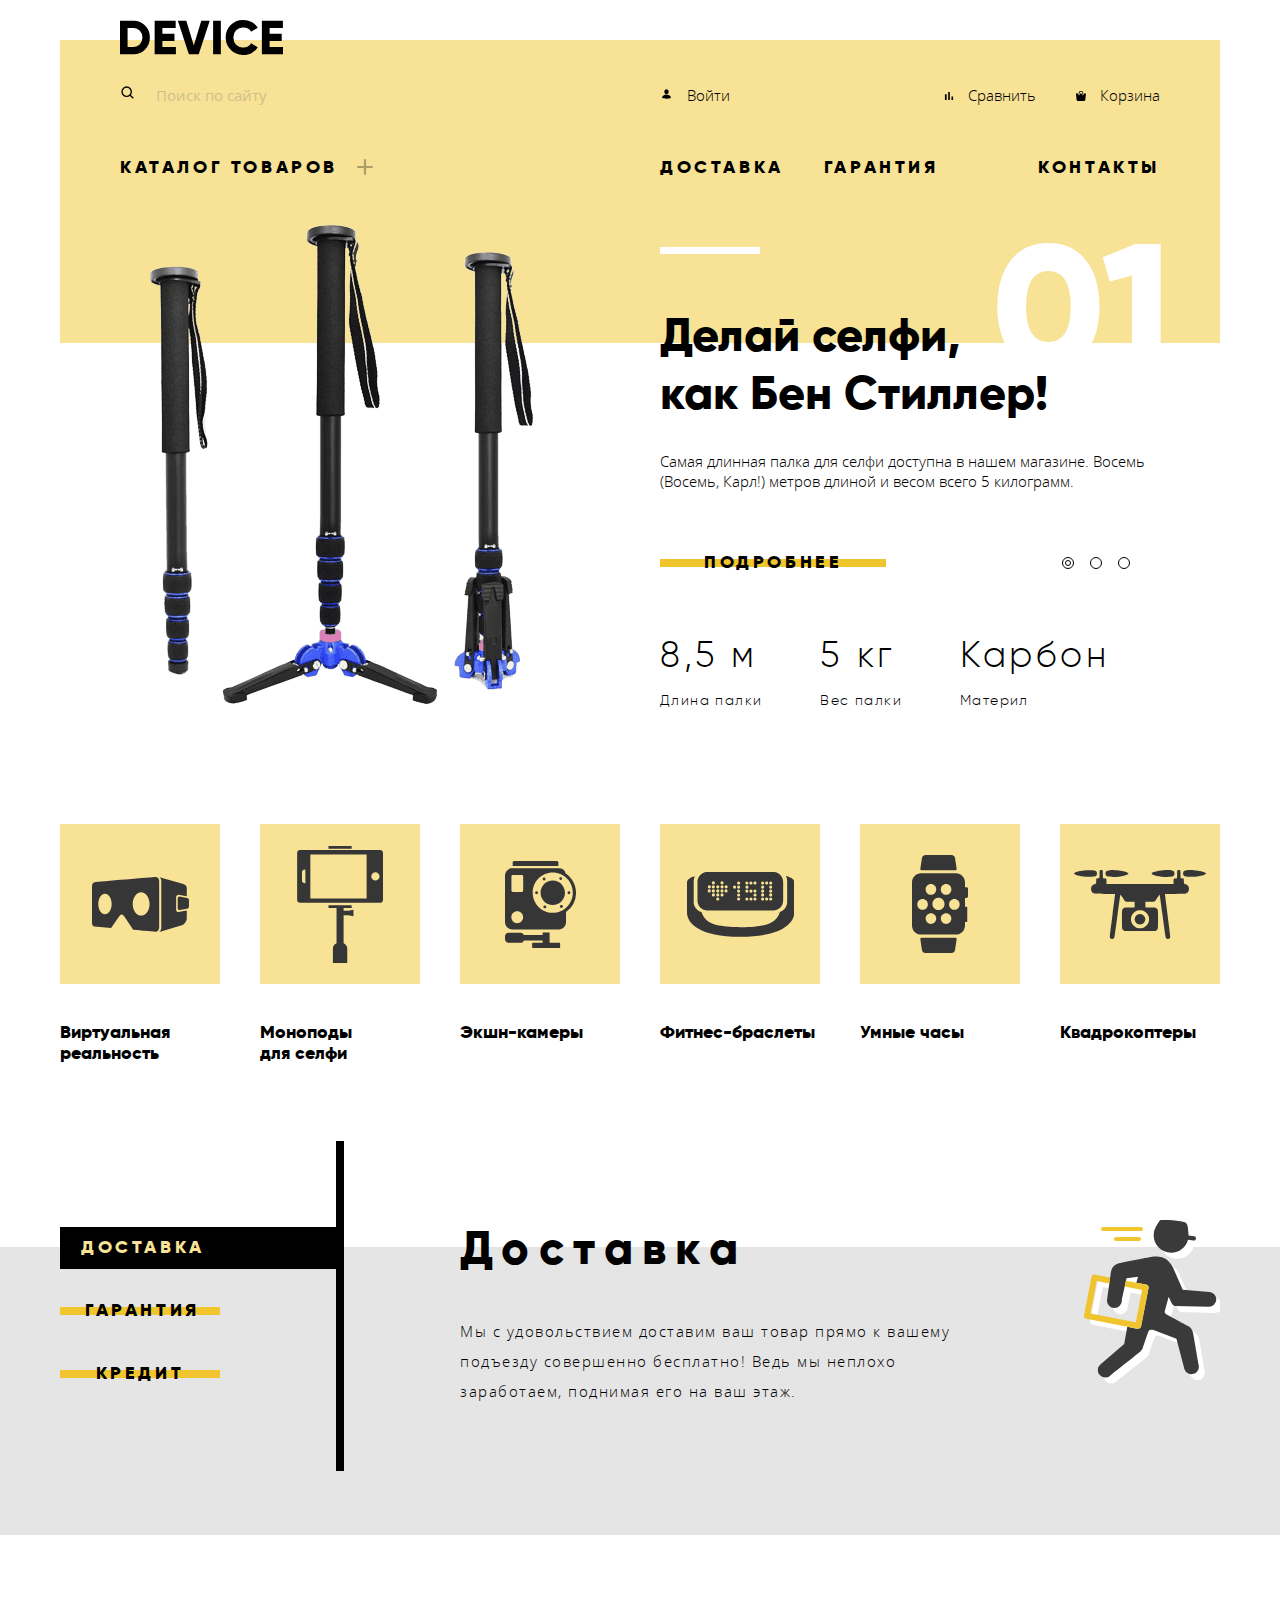
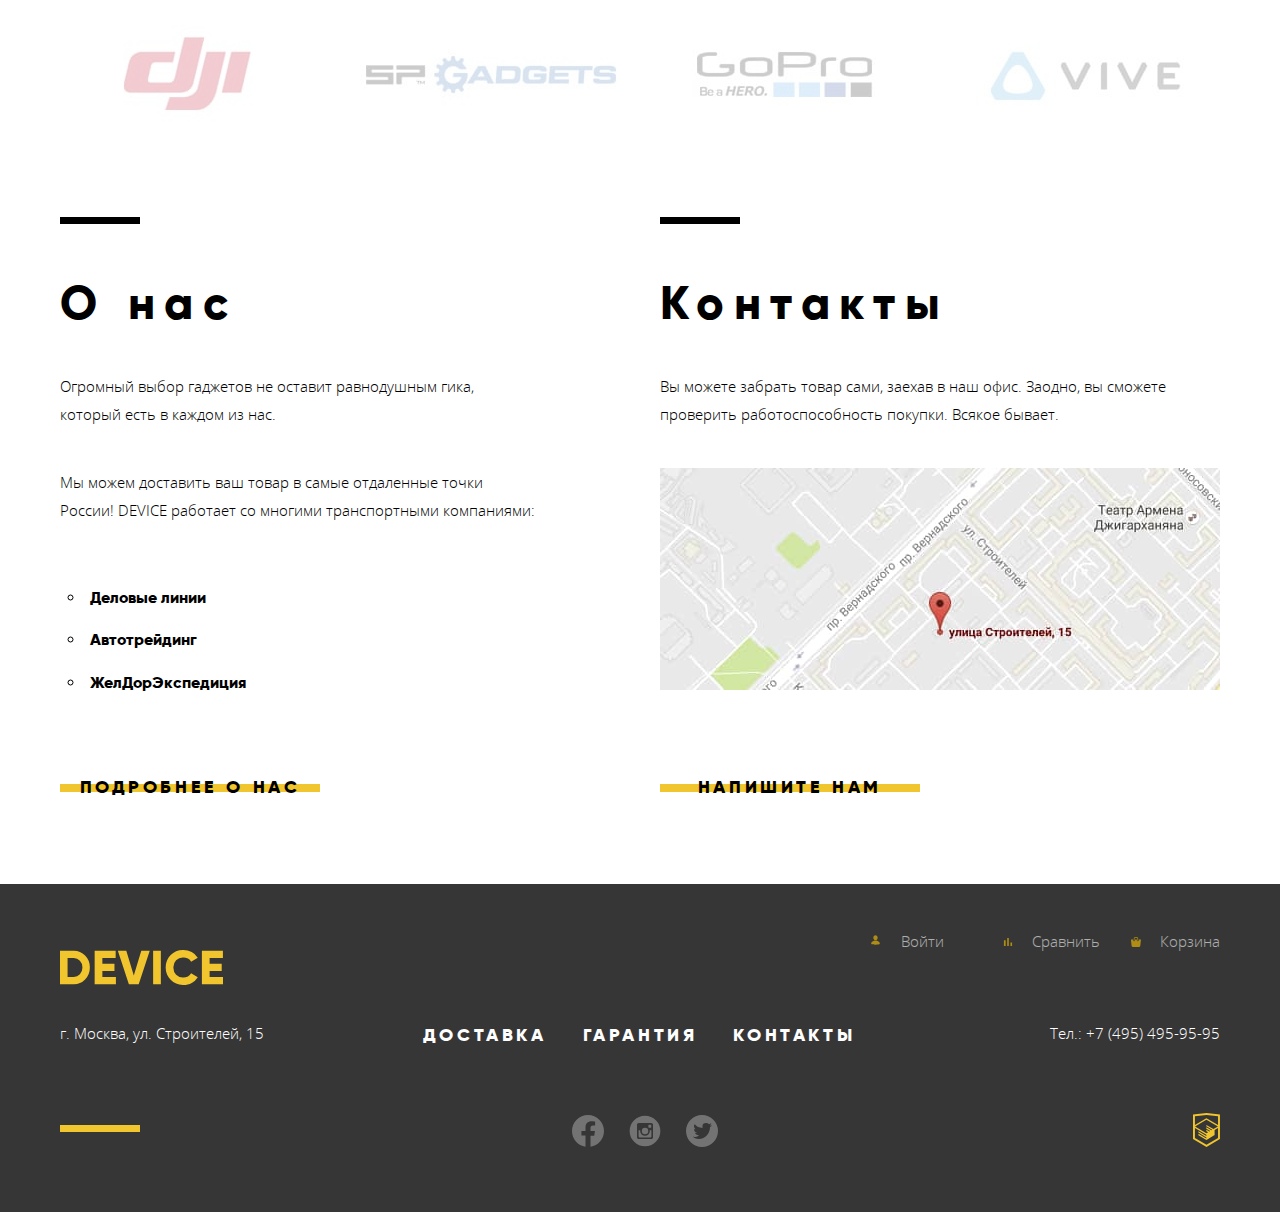
<file: index.html>
<!DOCTYPE html>
<html lang="ru">

  <head>
    <meta charset="utf-8">
    <title>Девайс - магазин гаджетов</title>
    <link rel="icon" href="favicon.ico">
    <link rel="icon" type="image/svg+xml" href="img/favicon/favicon.svg">
    <link rel="apple-touch-icon" sizes="180x180" href="img/favicon/apple-touch-icon.png">
    <link rel="mask-icon" href="img/favicon/safari-pinned-tab.svg" color="#f7e296">
    <link rel="manifest" href="site.webmanifest">
    <meta name="theme-color" content="#f7e296">
    <link rel="stylesheet" href="css/normalize.min.css">
    <link rel="stylesheet" href="css/styles.min.css">
  </head>

  <body class="index">
    <svg width="0" height="0" style="position:absolute">
      <symbol fill="none" viewBox="0 0 107 65" id="categories--bracelet" xmlns="http://www.w3.org/2000/svg">
        <g clip-path="url(#aclip0)" fill="#363636">
          <path d="M98.967 4.074c.752 1.441 1.209 3.08 1.209 4.818v21.102c0 4.616-3.092 8.527-7.246 9.9-1.325 3.987-3.778 7.854-8.051 10.432-8.676 5.231-31.124 4.837-31.198 4.837-.078 0-22.513.395-31.189-4.837-4.216-2.545-6.708-6.347-8.042-10.279-4.418-1.209-7.756-5.251-7.756-10.053V8.893c0-1.688.427-3.282 1.139-4.693C4.17 5.109 0 6.918 0 10.434v29.983C0 50.668 11.839 64.85 53.657 64.85c41.82 0 53.657-14.182 53.657-24.433V10.434c-.001-3.684-4.576-5.494-8.347-6.36z" />
          <path d="M20.561 38.459h65.523c5.564 0 10.074-4.513 10.074-10.077V9.935c0-5.563-4.51-10.075-10.074-10.075H20.561c-5.564 0-10.075 4.511-10.075 10.075v18.447c0 5.564 4.511 10.077 10.075 10.077zM83.695 9.468a1.57 1.57 0 110 3.139 1.57 1.57 0 010-3.139zm0 4.039a1.569 1.569 0 110 3.138 1.569 1.569 0 010-3.138zm0 4.039a1.568 1.568 0 11.001 3.137 1.568 1.568 0 01-.001-3.137zm0 3.827a1.57 1.57 0 11-.001 3.14 1.57 1.57 0 01.001-3.14zm0 4.039a1.568 1.568 0 11.001 3.137 1.568 1.568 0 01-.001-3.137zM79.656 9.468c.867 0 1.568.703 1.568 1.57a1.568 1.568 0 11-3.136 0c0-.868.703-1.57 1.568-1.57zm0 15.944a1.568 1.568 0 110 3.135 1.568 1.568 0 010-3.135zM75.619 9.468a1.57 1.57 0 11-.003 3.14 1.57 1.57 0 01.003-3.14zm0 4.039a1.57 1.57 0 11-.003 3.139 1.57 1.57 0 01.003-3.139zm0 4.039a1.569 1.569 0 11-.002 3.138 1.569 1.569 0 01.002-3.138zm0 3.827a1.568 1.568 0 110 3.138 1.568 1.568 0 010-3.138zm0 4.039a1.569 1.569 0 11-.002 3.138 1.569 1.569 0 01.002-3.138zM67.965 9.468c.867 0 1.568.703 1.568 1.57a1.568 1.568 0 11-3.136 0 1.568 1.568 0 011.568-1.57zm0 8.078a1.568 1.568 0 110 3.14 1.568 1.568 0 010-3.14zm0 3.881a1.569 1.569 0 11-.002 3.136 1.569 1.569 0 01.002-3.136zm0 3.985a1.568 1.568 0 110 3.135 1.568 1.568 0 010-3.135zM63.926 9.468a1.57 1.57 0 110 3.14 1.57 1.57 0 010-3.14zm0 8.078a1.57 1.57 0 11.001 3.139 1.57 1.57 0 01-.001-3.139zm0 7.866a1.57 1.57 0 11.001 3.139 1.57 1.57 0 01-.001-3.139zM59.888 9.468a1.57 1.57 0 010 3.139 1.568 1.568 0 01-1.568-1.569 1.567 1.567 0 011.568-1.57zm0 4.039a1.57 1.57 0 11-.001 3.135 1.57 1.57 0 01.001-3.135zm0 4.039a1.57 1.57 0 11-.001 3.14 1.57 1.57 0 01.001-3.14zm0 7.866a1.57 1.57 0 010 3.137 1.569 1.569 0 010-3.137zm-8.29-15.944a1.57 1.57 0 110 3.139 1.57 1.57 0 010-3.139zm0 4.039a1.569 1.569 0 110 3.138 1.569 1.569 0 010-3.138zm0 4.039a1.568 1.568 0 11.001 3.137 1.568 1.568 0 01-.001-3.137zm0 3.881a1.568 1.568 0 110 3.137 1.569 1.569 0 010-3.137zm0 3.985a1.568 1.568 0 11.001 3.137 1.568 1.568 0 01-.001-3.137zm-4.039-11.905a1.568 1.568 0 110 3.136 1.568 1.568 0 010-3.136zm-8.502-.212a1.57 1.57 0 11-.001 3.135 1.57 1.57 0 01.001-3.135zm0 4.038a1.57 1.57 0 11-.003 3.141 1.57 1.57 0 01.003-3.141zm-4.039-8.078a1.57 1.57 0 11-.003 3.14 1.57 1.57 0 01.003-3.14zm0 4.04a1.57 1.57 0 11-.003 3.139 1.57 1.57 0 01.003-3.139zm0 4.038a1.57 1.57 0 11-.003 3.14 1.57 1.57 0 01.003-3.14zm0 4.04a1.569 1.569 0 11-.001 3.137 1.569 1.569 0 01.001-3.137zm-4.254-8.078a1.569 1.569 0 110 3.138 1.569 1.569 0 010-3.138zm0 4.038a1.57 1.57 0 110 3.139 1.57 1.57 0 010-3.139zm0 4.04a1.57 1.57 0 11-.001 3.14 1.57 1.57 0 01.001-3.14zm0 4.039a1.568 1.568 0 11.001 3.137 1.568 1.568 0 01-.001-3.137zM26.3 9.255a1.57 1.57 0 11.002 3.136 1.57 1.57 0 01-.002-3.136zm0 4.04a1.57 1.57 0 011.571 1.568 1.57 1.57 0 01-3.14 0 1.57 1.57 0 011.569-1.568zm0 4.038a1.571 1.571 0 110 3.14 1.571 1.571 0 010-3.14zm0 4.04a1.57 1.57 0 11.003 3.135 1.57 1.57 0 01-.003-3.135zm-4.037-8.078a1.57 1.57 0 11-.001 3.135 1.57 1.57 0 01.001-3.135zm0 4.038a1.57 1.57 0 010 3.14 1.57 1.57 0 010-3.14z" />
        </g>
        <defs>
          <clipPath id="aclip0">
            <path fill="#fff" d="M0 0h107v65H0z" />
          </clipPath>
        </defs>
      </symbol>
      <symbol fill="none" viewBox="0 0 71 87" id="categories--camera" xmlns="http://www.w3.org/2000/svg">
        <g clip-path="url(#bclip0)" fill="#363636">
          <path d="M53.349 1.49c0-.736-.578-1.49-1.311-1.49H9.053C8.32 0 7.672.754 7.672 1.49v3.522h45.676V1.49h.001zm.853 80.319h-9.597V71.426h-6.958v2.507H18.774c-.537-1.254-1.757-2.148-3.181-2.148H3.559C1.642 71.784 0 73.387 0 75.311v3.018c0 1.924 1.642 3.48 3.559 3.48h12.035c1.511 0 2.792-.896 3.269-2.326h18.785v2.326H28.13c-.533 0-1.01.437-1.01.972v3.172c0 .535.478 1.048 1.01 1.048h26.072c.533 0 .93-.513.93-1.048V82.78c0-.535-.397-.971-.93-.971zm6.464-69.419a7.037 7.037 0 00-6.771-5.05H7.148C3.25 7.34 0 10.449 0 14.361v46.9c0 3.912 3.25 7.121 7.148 7.121h46.747c3.898 0 7.126-3.209 7.126-7.121V50.915a23.228 23.228 0 0010.001-19.164c-.001-8.079-4.132-15.181-10.356-19.361zM12.238 62.151c-3.259 0-5.901-2.65-5.901-5.921 0-3.27 2.642-5.922 5.901-5.922s5.902 2.652 5.902 5.922c0 3.271-2.643 5.921-5.902 5.921zm5.961-32.605a1.42 1.42 0 01-1.418 1.422h-8.94a1.42 1.42 0 01-1.418-1.422v-14.16a1.42 1.42 0 011.418-1.423h8.939a1.42 1.42 0 011.418 1.423v14.16h.001zm29.563 22.312c-11.076 0-20.057-9.01-20.057-20.123 0-11.113 8.98-20.124 20.057-20.124 11.077 0 20.058 9.01 20.058 20.124 0 11.114-8.981 20.123-20.058 20.123z" />
          <path d="M47.762 43.964c6.731 0 12.188-5.475 12.188-12.229s-5.457-12.229-12.188-12.229c-6.731 0-12.188 5.475-12.188 12.229s5.457 12.229 12.188 12.229zm-16.2-10.793a1.435 1.435 0 100-2.87 1.435 1.435 0 000 2.87zm32.401 0a1.435 1.435 0 100-2.87 1.435 1.435 0 000 2.87zM39.109 19.429a1.435 1.435 0 100-2.87 1.435 1.435 0 000 2.87zm17.306 27.483c.79 0 1.43-.643 1.43-1.436 0-.793-.64-1.436-1.43-1.436-.79 0-1.43.643-1.43 1.436 0 .793.64 1.436 1.43 1.436zM55.697 19a1.435 1.435 0 100-2.87 1.435 1.435 0 000 2.87zM39.828 47.341a1.435 1.435 0 100-2.87 1.435 1.435 0 000 2.87z" />
        </g>
        <defs>
          <clipPath id="bclip0">
            <path fill="#fff" d="M0 0h71v87H0z" />
          </clipPath>
        </defs>
      </symbol>
      <symbol fill="none" viewBox="0 0 132 69" id="categories--drone" xmlns="http://www.w3.org/2000/svg">
        <g clip-path="url(#cclip0)" fill="#363636">
          <path d="M12.052.258C6.507.745 1.838 1.85.575 2.93c-.722.616-.722.616-.232 1.156.644.72 3.713 1.645 7.247 2.237 3.998.668 12.51.693 13.724.051 1.212-.668 1.624-1.414 1.624-2.981 0-1.619-.62-2.416-2.218-2.853C19.274.154 14.942 0 12.052.258zm13.722.23c-.129.283-.258 2.108-.258 4.112 0 4.061.155 3.778-2.192 3.933l-1.03.077-.13 2.545-.129 2.544-1.186.283c-2.58.668-4 2.595-3.792 5.294.128 1.927 1.03 3.341 2.579 4.087 1.109.513 1.47.538 11.246.538 5.545 0 10.137.079 10.188.18.051.13-1.11 9.408-2.58 20.64-1.444 11.23-2.682 20.997-2.708 21.666-.051 1.617.826 2.62 2.348 2.62 1.237 0 2.012-.64 2.321-1.9.13-.514 1.496-10.334 3.018-21.822 1.522-11.463 2.863-20.869 2.94-20.869.104 0 1.084 1.413 2.193 3.136 2.94 4.626 2.399 4.317 7.635 4.317h4.359v5.63l-5.133.077c-4.72.077-5.21.127-5.881.615-1.573 1.157-1.625 1.415-1.625 10.977 0 9.534.026 9.792 1.522 11.05l.851.695h31.365l.851-.696c1.496-1.257 1.52-1.515 1.52-11.05 0-9.56-.05-9.819-1.622-10.976-.671-.488-1.162-.538-5.882-.615l-5.132-.077v-5.63h4.36c5.234 0 4.693.309 7.633-4.317 1.11-1.723 2.09-3.136 2.194-3.136.076 0 1.418 9.406 2.94 20.869 1.522 11.488 2.889 21.308 3.018 21.821.31 1.26 1.082 1.902 2.321 1.902 1.522 0 2.4-1.004 2.347-2.621-.026-.67-1.264-10.436-2.71-21.666-1.468-11.232-2.63-20.51-2.577-20.64.05-.101 4.641-.18 10.189-.18 9.775 0 10.136-.025 11.244-.538 1.548-.746 2.45-2.16 2.579-4.087.207-2.699-1.211-4.626-3.791-5.294l-1.187-.283-.127-2.544-.129-2.545-1.032-.077c-2.347-.155-2.194.128-2.194-3.933 0-2.004-.128-3.829-.257-4.112-.206-.36-.543-.488-1.367-.488-.619 0-1.238.128-1.42.309-.206.205-.309 1.465-.309 3.932 0 2.467-.103 3.727-.31 3.932-.18.18-.901.308-1.649.308-1.626 0-1.652.052-1.652 3.11v2.287H32.48v-2.287c0-3.058-.024-3.11-1.65-3.11-.748 0-1.47-.129-1.65-.308-.207-.205-.31-1.465-.31-3.932 0-2.467-.103-3.727-.31-3.932-.18-.18-.8-.309-1.418-.309-.825 0-1.16.128-1.368.488zm42.843 40.12c2.889.899 5.392 3.393 6.166 6.168.439 1.543.31 4.216-.284 5.784-.696 1.875-2.685 4.01-4.565 4.935-1.29.642-1.754.719-3.921.719s-2.631-.077-3.92-.719c-1.885-.926-3.87-3.06-4.567-4.935-.592-1.568-.722-4.24-.283-5.784.748-2.723 3.25-5.27 6.061-6.168 2.012-.642 3.3-.642 5.313 0z" />
          <path d="M63.794 44.438c-2.036.925-3.507 3.649-3.069 5.73.774 3.677 4.824 5.553 7.996 3.702 1.985-1.158 2.991-3.547 2.451-5.783-.568-2.39-2.734-4.138-5.16-4.138-.645 0-1.625.232-2.218.489zM36.092.154c-3.92.668-4.513 1.131-4.513 3.444 0 1.825.463 2.416 2.268 2.956 1.55.462 7.172.514 10.5.128 6.86-.822 11.322-2.544 9.698-3.752-1.265-.9-4.902-1.876-9.054-2.39-2.475-.308-7.996-.54-8.9-.386zm53.392.104C83.165.848 77.62 2.339 77.62 3.444c0 1.722 7.84 3.47 15.63 3.495 5.804 0 7.196-.642 7.196-3.34 0-1.825-.619-2.622-2.373-3.085C96.423.103 92.398 0 89.484.258zm23.293.025c-1.781.231-3.019.77-3.431 1.491-.387.77-.31 2.904.154 3.572.928 1.31 1.652 1.465 7.069 1.465 3.661 0 5.801-.129 7.866-.488 3.534-.592 6.603-1.517 7.248-2.237.49-.54.49-.54-.233-1.156-1.34-1.13-5.958-2.185-11.916-2.672-3.481-.283-4.488-.283-6.757.025z" />
        </g>
        <defs>
          <clipPath id="cclip0">
            <path fill="#fff" d="M0 0h132v69H0z" />
          </clipPath>
        </defs>
      </symbol>
      <symbol fill="none" viewBox="0 0 97 55" id="categories--glasses" xmlns="http://www.w3.org/2000/svg">
        <g clip-path="url(#dclip0)" fill="#363636">
          <path d="M84.131 32.639V20.003c0-1.309 1.045-2.37 2.335-2.37l8.326 1.581V11.02c0-2.355-1.708-3.43-4.202-4.265L67.403.175c1.616 1.391 1.89 2.04 1.89 4.396V49.78c0 2.356-.45 4.066-1.968 5.21l23.265-7.065c2.401-.833 4.202-4.216 4.202-6.572V33.44l-8.326 1.567c-1.29.002-2.335-1.06-2.335-2.368z" />
          <path d="M95.129 20.979l-7.598-1.444c-1.008 0-1.824.829-1.824 1.851v9.868c0 1.023.816 1.852 1.824 1.852l7.598-1.431c1.154-.419 1.824-.829 1.824-1.852V22.83c0-1.022-.766-1.507-1.824-1.851zM67.17 4.483c0-5.08-4.232-4.459-4.232-4.459S5.832 4.738 2.838 5.145C-.156 5.552.001 9.532.001 9.532L0 45.812c0 3.743 2.599 3.753 2.599 3.753l16.477 1.403L27.212 39.3s1.109-1.828 2.505-1.828c1.397 0 2.432 1.861 2.432 1.861l9.061 13.521s18.895 1.909 22.521 1.909c3.626-.001 3.439-5.024 3.439-5.024V4.483zM12.982 37.192c-3.698 0-6.696-4.601-6.696-10.275s2.998-10.275 6.696-10.275c3.698 0 6.696 4.601 6.696 10.275s-2.998 10.275-6.696 10.275zm36.158 1.426c-4.662 0-8.44-5.239-8.44-11.701 0-6.463 3.779-11.702 8.44-11.702 4.662 0 8.442 5.239 8.442 11.702 0 6.462-3.78 11.701-8.442 11.701z" />
        </g>
        <defs>
          <clipPath id="dclip0">
            <path fill="#fff" d="M0 0h97v55H0z" />
          </clipPath>
        </defs>
      </symbol>
      <symbol fill="none" viewBox="0 0 86 117" id="categories--monopod" xmlns="http://www.w3.org/2000/svg">
        <g clip-path="url(#eclip0)" fill="#363636">
          <path d="M82.821 4.011H3.33A3.188 3.188 0 00.142 7.199v46.413a3.187 3.187 0 003.188 3.189h79.492a3.188 3.188 0 003.189-3.189V7.199a3.189 3.189 0 00-3.19-3.188zM8.392 37.236h-.226a3.19 3.19 0 01-3.189-3.189v-7.283a3.188 3.188 0 013.189-3.188h.226v13.66zm61.231 15.172H13.341V8.402h56.282v44.006zM78.4 34.552a4.146 4.146 0 01-4.146-4.147 4.146 4.146 0 114.146 4.147zM54.654 0H31.497v2.758h23.157V0zm-8.046 64.861v-2.973h8.046V59.13H31.498v2.758h8.045v35.246a6.068 6.068 0 00-3.635 5.559V117h14.335v-14.307a6.062 6.062 0 00-3.636-5.557v-27.99h4.796l5.05 1.213v-6.711l-5.05 1.213h-4.795z" />
        </g>
        <defs>
          <clipPath id="eclip0">
            <path fill="#fff" d="M0 0h86v117H0z" />
          </clipPath>
        </defs>
      </symbol>
      <symbol fill="none" viewBox="0 0 56 98" id="categories--watch" xmlns="http://www.w3.org/2000/svg">
        <g clip-path="url(#fclip0)" fill="#363636">
          <path d="M54.494 32.197h-1.515v-4.64c0-5.052-4.087-9.186-9.082-9.186H9.082C4.086 18.372 0 22.505 0 27.557v42.868c0 5.052 4.087 9.185 9.083 9.185h34.815c4.995 0 9.082-4.133 9.082-9.185V67.01h1.515a.764.764 0 00.757-.764V52.467a.765.765 0 00-.757-.766H52.98v-8.788h1.515c.832 0 1.514-.688 1.514-1.531v-7.654a1.529 1.529 0 00-1.515-1.531zm-20.412-3.109c2.926 0 5.299 2.398 5.299 5.358 0 2.96-2.373 5.358-5.299 5.358s-5.298-2.398-5.298-5.358c0-2.96 2.372-5.358 5.298-5.358zm-15.137 0c2.925 0 5.298 2.398 5.298 5.358 0 2.96-2.373 5.358-5.298 5.358-2.926 0-5.298-2.398-5.298-5.358 0-2.96 2.372-5.358 5.298-5.358zM5.297 49.397c0-2.959 2.371-5.358 5.298-5.358 2.926 0 5.298 2.399 5.298 5.358 0 2.959-2.373 5.358-5.298 5.358-2.927.001-5.298-2.399-5.298-5.358zm13.648 19.497c-2.926 0-5.298-2.398-5.298-5.358 0-2.96 2.372-5.358 5.298-5.358 2.925 0 5.298 2.398 5.298 5.358 0 2.96-2.373 5.358-5.298 5.358zm1.49-19.903c0-3.382 2.711-6.124 6.055-6.124s6.055 2.742 6.055 6.124c0 3.382-2.711 6.124-6.055 6.124-3.344-.001-6.055-2.742-6.055-6.124zm13.647 19.903c-2.926 0-5.298-2.398-5.298-5.358 0-2.96 2.372-5.358 5.298-5.358s5.299 2.398 5.299 5.358c0 2.96-2.373 5.358-5.299 5.358zm8.302-14.138c-2.927 0-5.298-2.399-5.298-5.358 0-2.959 2.371-5.358 5.298-5.358 2.926 0 5.298 2.399 5.298 5.358 0 2.958-2.372 5.358-5.298 5.358zM9.646 15.31h33.687c.843 0 1.432-.681 1.306-1.514L43.023 3.028l-.002-.002C42.771 1.362 41.189 0 39.506 0H13.474c-1.686 0-3.268 1.362-3.517 3.028L8.342 13.795c-.125.833.461 1.515 1.304 1.515zm33.687 67.361H9.646c-.843 0-1.429.683-1.304 1.516l1.615 10.767c.25 1.666 1.832 3.028 3.516 3.028h26.032c1.684 0 3.266-1.362 3.517-3.026v-.002l1.615-10.767c.128-.833-.461-1.516-1.304-1.516z" />
        </g>
        <defs>
          <clipPath id="fclip0">
            <path fill="#fff" d="M0 0h56v98H0z" />
          </clipPath>
        </defs>
      </symbol>
      <symbol fill="none" viewBox="0 0 10 10" id="icons--cart" xmlns="http://www.w3.org/2000/svg">
        <g clip-path="url(#gclip1)" fill="currentColor">
          <path d="M9.862 2.522a.358.358 0 00-.273-.129H7.658V3.42c0 .471-.404.855-.901.855s-.901-.384-.901-.855V2.393H4.054V3.42c0 .471-.404.855-.9.855-.498 0-.902-.384-.902-.855V2.393H.321a.358.358 0 00-.273.129.397.397 0 00-.09.3l.648 5.963C.618 9.457 1.142 10 1.784 10h6.342c.642 0 1.166-.543 1.178-1.215l.649-5.964a.398.398 0 00-.09-.3z" />
          <path d="M3.153 3.76c.2 0 .36-.153.36-.341v-1.88c0-.528.562-.855 1.082-.855h.9c.548 0 .902.335.902.854v1.88c0 .19.161.343.36.343.199 0 .36-.154.36-.342v-1.88C7.117.646 6.435 0 5.496 0h-.901C3.6 0 2.793.69 2.793 1.538v1.88c0 .19.162.343.36.343z" />
        </g>
        <defs>
          <clipPath id="gclip1">
            <path fill="#fff" d="M0 0h10v10H0z" />
          </clipPath>
        </defs>
      </symbol>
      <symbol fill="none" viewBox="0 0 10 10" id="icons--chart" xmlns="http://www.w3.org/2000/svg">
        <path d="M.917 3.367h1.75v5.716H.917V3.367zM4.183.917h1.634v8.166H4.183V.917zM7.45 5.583h1.633v3.5H7.45v-3.5z" fill="currentColor" />
      </symbol>
      <symbol fill="none" viewBox="0 0 21 21" id="icons--check" xmlns="http://www.w3.org/2000/svg">
        <path fill-rule="evenodd" clip-rule="evenodd" d="M5.077 8.75L3.385 10.5l5.077 5.25L16.923 7l-1.692-1.75-6.77 7-3.384-3.5z" fill="#000" />
      </symbol>
      <symbol fill="none" viewBox="0 0 30 30" id="icons--cross" xmlns="http://www.w3.org/2000/svg">
        <path d="M22.95 24.725L15 16.762l-7.95 7.963-1.775-1.775L13.237 15 5.275 7.05 7.05 5.275 15 13.238l7.95-7.95 1.762 1.762-7.95 7.95 7.95 7.95-1.762 1.775z" fill="#fff" opacity=".7" />
      </symbol>
      <symbol fill="none" viewBox="0 0 18 18" id="icons--down" xmlns="http://www.w3.org/2000/svg">
        <path d="M14 4H3l5.5 10L14 4z" fill="#000" />
      </symbol>
      <symbol fill="none" viewBox="0 0 22 22" id="icons--plus" xmlns="http://www.w3.org/2000/svg">
        <path d="M18.7 9.9v2.2h-6.6v6.6H9.9v-6.6H3.3V9.9h6.6V3.3h2.2v6.6h6.6z" fill="#000" fill-opacity=".3" />
      </symbol>
      <symbol fill="none" viewBox="0 0 16 16" id="icons--search" xmlns="http://www.w3.org/2000/svg">
        <path d="M6.667 12a5.301 5.301 0 003.264-1.125l2.931 2.93.943-.942-2.931-2.931A5.3 5.3 0 0012 6.667a5.34 5.34 0 00-5.333-5.334 5.34 5.34 0 00-5.334 5.334A5.34 5.34 0 006.667 12zm0-9.333c2.206 0 4 1.794 4 4s-1.794 4-4 4-4-1.794-4-4 1.794-4 4-4z" fill="#000" />
      </symbol>
      <symbol fill="none" viewBox="0 0 18 18" id="icons--up" xmlns="http://www.w3.org/2000/svg">
        <path d="M3 14h11L8.5 4 3 14z" fill="#000" />
      </symbol>
      <symbol fill="none" viewBox="0 0 13 14" id="icons--user" xmlns="http://www.w3.org/2000/svg">
        <path d="M6.5 2.333c1.197 0 2.167 1.044 2.167 2.334C8.667 5.956 7.697 7 6.5 7 5.303 7 4.333 5.956 4.333 4.667c0-1.29.97-2.334 2.167-2.334zm0 9.334s4.333 0 4.333-1.167c0-1.4-2.112-2.917-4.333-2.917-2.22 0-4.333 1.517-4.333 2.917 0 1.167 4.333 1.167 4.333 1.167z" fill="currentColor" />
      </symbol>
      <symbol fill="none" viewBox="0 0 163 35" id="logo" xmlns="http://www.w3.org/2000/svg">
        <g clip-path="url(#paclip0)">
          <path fill-rule="evenodd" clip-rule="evenodd" d="M-.151.702v33.6h13.532a15.721 15.721 0 0011.72-4.824 16.459 16.459 0 004.712-11.976 16.457 16.457 0 00-4.712-11.976A15.724 15.724 0 0013.381.702H-.151zM7.582 26.91V8.091h5.8a8.646 8.646 0 016.5 2.568 9.408 9.408 0 012.489 6.84 9.406 9.406 0 01-2.489 6.84 8.642 8.642 0 01-6.5 2.568h-5.8v.003zm34.8-5.952h12.082v-7.3H42.378V8.091h13.291V.702H34.645v33.6H55.91V26.91H42.378v-5.952h.004zm36.343 13.344L89.744.702h-8.458l-7.491 24.72L66.304.702h-8.457l11.019 33.6h9.859zm14.4 0h7.733V.702h-7.733v33.6zm38.615-1.416a15.508 15.508 0 006.041-5.688l-6.67-3.84a7.481 7.481 0 01-3.165 3.024 9.873 9.873 0 01-4.664 1.1 9.594 9.594 0 01-7.177-2.736 9.911 9.911 0 01-2.682-7.248 9.91 9.91 0 012.682-7.248 9.593 9.593 0 017.177-2.736 9.897 9.897 0 014.639 1.08 7.589 7.589 0 013.19 3.048l6.67-3.84a15.874 15.874 0 00-6.09-5.688 17.42 17.42 0 00-8.409-2.088c-9.779-.272-17.797 7.691-17.591 17.472-.208 9.781 7.809 17.747 17.588 17.476 2.95.027 5.859-.691 8.458-2.088h.003zm17.881-11.928h12.082v-7.3h-12.085V8.091h13.29V.702h-21.023v33.6h21.265V26.91h-13.532v-5.952h.003z" fill="currentColor" />
        </g>
        <defs>
          <clipPath id="paclip0">
            <path fill="#fff" d="M0 0h163v35H0z" />
          </clipPath>
        </defs>
      </symbol>
      <symbol fill="none" viewBox="0 0 27 34" id="logo-ha" xmlns="http://www.w3.org/2000/svg">
        <g clip-path="url(#qclip0)">
          <path d="M13.62.017L13.472 0 0 1.408v24.596L13.473 34l13.43-7.969.042-.025V1.408L13.62.017zm11.399 12.078L13.495 5.32l-.001-.104-.087.05-.088-.056v.109L1.925 12.086V3.139l11.548-1.21L25.02 3.14v8.956h-.001zM13.405 6.769l11.518 6.695-4.479 2.633-7.093-4.21-.014 1.412 5.904 3.503-.86.506-5.03-2.984-.014 1.411 3.827 2.27-.782.521-3.031-1.782-.014 1.409 1.853 1.088-1.8 1.078-11.356-6.733 11.371-6.817zm-11.48 8.318l11.411 6.773.016 1.041-7.942-4.715-.015 1.412 7.979 4.783.018 1.073-7.973-4.728-.013 1.41 8.021 4.81.046.025 8.143-4.86-.011-5.163 3.415-2.03v9.994l-11.548 6.854-11.547-6.853v-9.826z" fill="#F0C52E" />
        </g>
        <defs>
          <clipPath id="qclip0">
            <path fill="#fff" d="M0 0h26.943v34H0z" />
          </clipPath>
        </defs>
      </symbol>
      <symbol fill="none" viewBox="0 0 156 188" id="services--credit" xmlns="http://www.w3.org/2000/svg">
        <path d="M141.25 83.627c8.146 0 14.75-6.604 14.75-14.75s-6.604-14.75-14.75-14.75-14.75 6.604-14.75 14.75 6.604 14.75 14.75 14.75zm-52.137 55.917l-7.074 17.875-22.824 14.917a7.16 7.16 0 00-3.634 6.23 7.167 7.167 0 007.167 7.167 7.121 7.121 0 004.121-1.31c3.761-2.371 22.351-14.084 25.495-15.88 3.5-2 4.125-5.125 4.125-5.125l4.875-16-5.75-2.625c-5.75-2.625-6.5-5.249-6.5-5.249z" fill="#fff" />
        <path d="M139.321 141.462s-1.158-3.834-4.579-5.167c-3.421-1.333-18.087-7.75-18.087-7.75l15.416-25.584s3.834-9-.333-13.417-13.75-9.75-13.75-9.75h-7.521l15.799-26.801c3.354-5.686 1.443-13.081-4.242-16.432L72.634 7.447c-5.687-3.352-13.08-1.442-16.432 4.244L9.144 91.519c-3.35 5.685-1.442 13.08 4.244 16.432l49.39 29.113c5.686 3.352 13.081 1.441 16.432-4.242l22.934-38.903h8.096l-14.75 26.209s-5.134 9.214-.334 14.25c4.21 4.416 12.667 6.916 12.667 6.916l17.25 6.501 5.101 31.291.009-.001c.549 3.413 3.499 6.023 7.067 6.023a7.166 7.166 0 007.166-7.167c0-.189-.014-.375-.028-.56l.028-.004-5.095-35.915zM17.958 100.198c-1.4-.826-1.887-2.708-1.06-4.108l47.058-79.829c.826-1.401 2.707-1.888 4.107-1.062l11.521 6.792-50.104 84.998-11.522-6.791zm53.498 28.054c-.826 1.4-2.707 1.887-4.107 1.061l-30.116-17.754L87.34 26.563l30.113 17.753c1.402.826 1.887 2.707 1.062 4.107l-18.493 31.372h-8.783L71.323 94.222a7.155 7.155 0 00-1.23.891l-.03.022.001.003a7.142 7.142 0 00-2.358 5.304 7.167 7.167 0 007.167 7.167 7.121 7.121 0 004.15-1.331l.001.003.071-.058c.182-.133.356-.273.524-.423l9.66-7.784-17.823 30.236z" fill="#fff" />
        <path d="M49.219 5.943L2.16 85.772c-3.351 5.685-1.442 13.08 4.244 16.432l49.39 29.113c5.686 3.352 13.08 1.441 16.432-4.242l47.057-79.829c3.354-5.686 1.443-13.081-4.242-16.432L65.65 1.7C59.965-1.652 52.57.258 49.219 5.943zm-39.305 84.4l47.059-79.829c.826-1.401 2.707-1.888 4.107-1.062l11.52 6.792-50.104 84.998-11.522-6.791c-1.4-.826-1.886-2.708-1.06-4.108zM111.53 42.676l-47.06 79.829c-.825 1.4-2.706 1.887-4.106 1.061l-30.116-17.754 50.106-84.996 30.113 17.753c1.403.825 1.887 2.706 1.063 4.107z" fill="#F0C42E" />
        <path d="M135.25 77.833c8.146 0 14.75-6.604 14.75-14.75s-6.604-14.75-14.75-14.75-14.75 6.604-14.75 14.75 6.604 14.75 14.75 14.75zM81.875 133.75l-7.074 17.875-22.825 14.917a7.16 7.16 0 00-3.634 6.23 7.167 7.167 0 007.167 7.167 7.121 7.121 0 004.121-1.31c3.761-2.371 22.351-14.084 25.495-15.88 3.5-2 4.125-5.125 4.125-5.125l4.875-16-5.75-2.625c-5.75-2.625-6.5-5.249-6.5-5.249zm50.208 1.918s-1.158-3.834-4.579-5.167c-3.421-1.333-18.087-7.75-18.087-7.75l15.416-25.584s3.834-9-.333-13.417S110.75 74 110.75 74H84L64.085 88.427a7.208 7.208 0 00-1.23.891l-.031.022.002.003a7.14 7.14 0 00-2.358 5.303 7.167 7.167 0 007.167 7.167 7.121 7.121 0 004.149-1.331l.002.003.071-.058c.182-.133.357-.273.525-.423l14.743-11.881H103l-14.75 26.209s-5.134 9.214-.334 14.25c4.209 4.416 12.667 6.916 12.667 6.916l17.25 6.501 5.101 31.291.009-.001c.549 3.413 3.499 6.023 7.067 6.023a7.166 7.166 0 007.166-7.167c0-.189-.014-.375-.028-.56l.028-.004-5.093-35.913z" fill="#3A3A3A" />
      </symbol>
      <symbol fill="none" viewBox="0 0 136 164" id="services--delivery" xmlns="http://www.w3.org/2000/svg">
        <g clip-path="url(#sclip0)">
          <path d="M93.133 38.767c8.121 0 14.945-5.542 16.9-13.049l5.467.814a2.159 2.159 0 002.451-1.816 2.157 2.157 0 00-1.816-2.451l-5.541-.825c.002-.046.004-.091.004-.138 0-.182-.006-.362-.014-.542 0 0-.451-6.518-1.074-9.237-.621-2.719-2.535-3.296-2.535-3.296-9.77-2.212-19.772-2.438-22.375-2.438-2.603 0-3.158 1.332-3.158 1.332l-3.15 4.996-.01-.003c-.076.122-.146.245-.219.368l-.027.043a17.387 17.387 0 00-2.367 8.777c-.001 9.646 7.819 17.465 17.464 17.465zm38.402 39.309v-.002l-26.742-2.168-9.246-21.112s-.461-2.774-6.008-8.476c-5.55-5.702-16.8-3.39-16.8-3.39s-23.885 4.469-31.744 6.318c-7.86 1.85-8.168 9.863-8.168 9.863l-.632 4.519-15.178-2.941a3.012 3.012 0 00-3.516 2.374L6.09 101.303a3.008 3.008 0 002.375 3.516l51.196 9.923c.115.022.23.024.346.033h.002c-.728.104-1.291-.035-1.291-.035l-9.4-1.849-3.082 17.105-23.56 20.363a7.43 7.43 0 109.857 11.086s27.725-22.05 29.575-23.591c1.85-1.54 2.773-3.853 2.773-3.853s4.541-13.948 5.779-16.874c.848-2.004 4.932-1.079 4.932-1.079l22.885 8.631 7.615 29.062c.082.63.242 1.234.473 1.804h.002a7.428 7.428 0 0014.112-4.512c-.842-4.965-4.604-27.046-5.561-31.826-1.078-5.394-4.621-6.934-4.621-6.934s-21.268-11.558-22.654-12.329c-1.387-.77-1.078-2.774-1.078-2.774l3.93-14.331 2.773 5.856s1.619 3.274 4.084 3.391l33.357.82a7.43 7.43 0 007.43-7.431 7.43 7.43 0 00-6.804-7.399zM60.104 62.807l-1.79 5.88 9.899 1.919-20.214-3.917.548-2.496 11.557-1.386zm-2.25 45.473l-45.303-8.781 6.27-32.353 12.542 2.431-1.618 11.567-.64 4.406c-.005.026-.008.056-.012.082l-.018.127h.002a7.43 7.43 0 007.367 8.38 7.428 7.428 0 007.368-8.366l2.9-13.223 17.414 3.374-6.271 32.356zM25.05 17.008h38.027c1.1 0 2-.896 2-1.99 0-1.094-.9-1.99-2-1.99H25.05c-1.1 0-2 .896-2 1.99 0 1.094.9 1.99 2 1.99zm13.03 6.017c-1.1 0-2 .896-2 1.99 0 1.094.9 1.99 2 1.99h22.959c1.1 0 2-.896 2-1.99a2 2 0 00-2-1.99h-22.96z" fill="#fff" />
          <path d="M87.098 32.732c8.121 0 14.945-5.542 16.9-13.049l5.467.814a2.159 2.159 0 002.451-1.816 2.157 2.157 0 00-1.816-2.451l-5.541-.825c.002-.046.004-.091.004-.138 0-.182-.006-.362-.014-.542 0 0-.451-6.518-1.074-9.237-.621-2.719-2.535-3.296-2.535-3.296C91.17-.02 81.168-.246 78.564-.246c-2.604 0-3.158 1.332-3.158 1.332l-3.15 4.996-.01-.003c-.076.121-.146.245-.219.368L72 6.49a17.387 17.387 0 00-2.367 8.777c0 9.646 7.82 17.465 17.465 17.465zM125.5 72.041v-.002l-26.742-2.168-9.246-21.112s-.461-2.774-6.008-8.476c-5.55-5.702-16.8-3.39-16.8-3.39S42.82 41.362 34.96 43.21c-7.86 1.85-8.168 9.863-8.168 9.863L23.71 75.109l-.64 4.406c-.005.026-.008.056-.012.082l-.018.127h.002a7.43 7.43 0 007.367 8.38 7.428 7.428 0 007.368-8.366l4.734-21.581 11.557-1.386-1.79 5.88 9.899 1.919a3.01 3.01 0 012.375 3.517L57.14 106.33a3.012 3.012 0 01-2.948 2.43c-.072 0-.146-.016-.22-.021-.728.104-1.291-.035-1.291-.035l-9.4-1.849-3.082 17.105-23.56 20.363a7.43 7.43 0 109.857 11.086s27.725-22.05 29.575-23.591c1.85-1.54 2.773-3.853 2.773-3.853s4.54-13.948 5.779-16.874c.848-2.004 4.932-1.079 4.932-1.079l22.885 8.631 7.615 29.062c.082.63.242 1.234.473 1.804h.002a7.428 7.428 0 0014.112-4.512c-.842-4.965-4.604-27.046-5.561-31.826-1.078-5.394-4.621-6.934-4.621-6.934S83.193 94.682 81.807 93.91c-1.387-.77-1.078-2.774-1.078-2.774l3.93-14.331 2.773 5.856s1.619 3.274 4.084 3.391l33.357.82a7.43 7.43 0 00.627-14.831z" fill="#3A3A3A" />
          <path d="M53.971 108.739h.002c.073.006.147.021.22.021 1.407 0 2.671-1 2.948-2.43l7.412-38.243a3.01 3.01 0 00-2.375-3.517l-20.214-3.917-1.286 5.862 17.413 3.374-6.271 32.354-45.304-8.779 6.27-32.353 12.542 2.431.832-5.95-15.178-2.942a3.012 3.012 0 00-3.516 2.374L.055 95.268a3.008 3.008 0 002.375 3.516l51.196 9.923c.114.022.229.023.345.032z" fill="#F0C42E" />
          <path d="M59.042 8.982a2 2 0 01-2 1.99H19.015c-1.1 0-2-.896-2-1.99 0-1.094.9-1.99 2-1.99h38.027c1.1.001 2 .896 2 1.99zm-2.038 9.998c0 1.094-.9 1.99-2 1.99h-22.96c-1.1 0-2-.896-2-1.99a2 2 0 012-1.99h22.959c1.1 0 2 .896 2 1.99z" fill="#F0C52E" />
        </g>
        <defs>
          <clipPath id="sclip0">
            <path fill="#fff" d="M0 0h136v164H0z" />
          </clipPath>
        </defs>
      </symbol>
      <symbol fill="none" viewBox="0 0 171 195" id="services--warranty" xmlns="http://www.w3.org/2000/svg">
        <g clip-path="url(#tclip0)">
          <path d="M77.694 174.636c-.104-.13-10.495-12.996-12.609-15.76-1.32-1.727-3.307-2.678-5.593-2.678-2.56 0-4.836 1.17-5.512 1.553l-5.486 2.743c-1.773-.479-5.587-1.95-9.28-6.268-3.284-3.839-3.26-8.986-3.086-11.099l5.893-5.893c3.093-2.717 2.452-6.516 1.246-8.431l-.219-.311s-12.862-16.221-14.666-18.498c-.989-1.249-2.475-1.938-4.184-1.938-2.849 0-5.879 1.975-6.756 2.592-10.885 7.749-11.586 14.562-11.63 15.313l-.025.414.074.409c6.412 35.726 26.026 51.137 35.453 58.543 1.148.901 2.14 1.681 2.854 2.306C50.731 193.38 57.93 194 60.721 194c2.375-.001 4.48-.405 6.09-1.171 4.365-2.078 9.424-8.01 10.871-9.778 2.501-3.059 1.283-6.599.168-8.208l-.156-.207zm-13.893 11.873c-.499.237-1.57.491-3.08.491-1.56 0-7.033-.334-11.945-4.632-.854-.747-1.913-1.579-3.139-2.543-8.694-6.83-26.729-21.001-32.78-53.684.29-.979 1.83-4.938 8.62-9.771a11.385 11.385 0 012.12-1.142c2.83 3.572 11.41 14.392 13.501 17.03l-7.528 7.527-.203 1.055c-.08.422-1.91 10.409 4.527 17.937 6.286 7.349 13.25 8.667 14.583 8.856l1.082.154 7.644-3.823.218-.118c.281-.167 1.335-.648 2.071-.648.036 0 .065.001.088.003 2.15 2.8 11.105 13.897 12.5 15.624a.03.03 0 00.004.01c-2.562 3.095-6.173 6.669-8.283 7.674zM137.85 65.824c5.512-5.177 7.156-11.975 5.033-20.783a2.502 2.502 0 00-4.103-1.272l-8.221 7.403c-1.438-.795-3.676-2.451-4.465-5.33l6.803-6.729a2.502 2.502 0 00.104-3.446l-.186-.207a2.473 2.473 0 00-.678-.533c-.16-.086-3.988-2.116-8.824-2.116-4.709 0-8.859 1.921-12.002 5.556-6 6.938-4.557 15.042-3.543 18.471l-3.488 3.488-10.284-9.236 4.717-3.266L78.671 34.1l-10.6 10.603 13.723 20.041 3.266-4.717 9.237 10.282-3.295 3.294c-1.5-.478-3.883-1.052-6.663-1.052-5.429 0-10.236 2.174-13.962 6.359-.27.329-6.599 8.165-2.75 18.621a2.501 2.501 0 003.992 1.019l8.295-7.259c1.323.567 3.622 2.08 4.66 5.925l-7.385 7.516a2.498 2.498 0 001.218 4.187c.11.025 2.724.623 6.175.623 6.84 0 12.112-2.271 15.245-6.567 3.363-4.613 4.094-9.433 3.994-13.088l16.217 16.217.172.158c1.521 1.26 4.318 2.725 7.451 2.725 2.227 0 4.625-.741 6.852-2.824l5.518-5.516.102-.104c5.012-5.358 2.258-11.698.1-14.302l-16.945-16.959c1.027.106 2.148.181 3.322.181 4.888-.001 8.669-1.225 11.24-3.639zM84.551 51.978l-2.734 3.949-7.276-10.625 4.731-4.732 10.625 7.276-3.95 2.734 14.792 13.286-4.094 4.093 1.191-1.192-13.285-14.789zm13.562 33.524c.11.313 2.615 7.746-2.328 14.527-2.77 3.798-7.748 4.526-11.4 4.512l4.703-4.787c.566-.576.82-1.391.68-2.187-1.79-10.147-9.745-11.484-10.083-11.536a2.513 2.513 0 00-2.027.589l-6.204 5.428c-.522-5.56 2.413-9.489 2.76-9.932 2.72-3.03 6.126-4.566 10.124-4.566 3.515 0 6.231 1.211 6.25 1.22a2.501 2.501 0 002.817-.501l19-19a2.493 2.493 0 00.527-2.756c-.035-.083-3.494-8.34 2.158-14.876 2.195-2.539 4.961-3.826 8.221-3.826 1.23 0 2.383.183 3.365.421l-5.047 4.993a2.5 2.5 0 00-.725 2.08c1.012 8.3 8.969 11.077 9.307 11.191a2.503 2.503 0 002.473-.511l6.049-5.447c.373 4.864-1.02 8.554-4.309 11.642-2.008 1.887-5.359 2.283-7.818 2.283-3.689 0-6.951-.865-6.982-.873a2.502 2.502 0 00-2.43.653l-18.5 18.667a2.521 2.521 0 00-.58 2.592zm5.502 1.842zm-.181-1.121zm33.091 10.856l-5.479 5.476c-3.248 2.98-6.9.432-7.576-.087l-18.643-18.645 14.941-15.075-2.035 2.053 18.707 18.706c.46.592 3.097 4.287.085 7.572zm-15.209-28.054zm-.843-.143l.066.012a4.19 4.19 0 01-.066-.012z" fill="#fff" />
          <path d="M104.162 6.002c-36.408 0-65.922 29.514-65.922 65.922 0 33.517 25.02 61.172 57.398 65.354v26.224s57.439-21.243 71.969-73.622c.078-.283.139-.538.211-.812.113-.424.225-.85.33-1.277.064-.263.119-.514.178-.769a66.07 66.07 0 001.758-15.098c0-36.408-29.514-65.922-65.922-65.922zm57.348 79.422l-.006.027-.006.027-.029.13c-.039.17-.076.339-.119.515-.094.376-.191.751-.301 1.161l-.104.4a9.602 9.602 0 01-.082.324c-5.564 20.056-18.52 37.7-38.506 52.442-7.373 5.438-14.408 9.464-19.719 12.175v-21.502l-6.104-.788c-29.243-3.777-51.295-28.889-51.295-58.412 0-32.49 26.432-58.922 58.922-58.922 32.488 0 58.922 26.432 58.922 58.922a59.082 59.082 0 01-1.573 13.501z" fill="#fff" />
          <path d="M54.583 187.998c-2.791 0-9.99-.62-16.554-6.364-.714-.625-1.706-1.404-2.854-2.306-9.426-7.406-29.041-22.817-35.453-58.543l-.074-.409.024-.414c.044-.752.746-7.564 11.63-15.313.878-.617 3.908-2.592 6.757-2.592 1.708 0 3.194.688 4.184 1.938 1.804 2.277 14.666 18.498 14.666 18.498l.219.311c1.206 1.915 1.847 5.714-1.246 8.431l-5.893 5.893c-.175 2.112-.198 7.26 3.086 11.099 3.692 4.317 7.507 5.789 9.28 6.268l5.486-2.743c.676-.383 2.952-1.553 5.512-1.553 2.286 0 4.272.951 5.593 2.678 2.114 2.764 12.504 15.63 12.609 15.76l.155.207c1.115 1.609 2.333 5.149-.168 8.208-1.447 1.769-6.505 7.7-10.872 9.778-1.607.763-3.712 1.167-6.087 1.168zM6.72 120.14c6.05 32.683 24.086 46.854 32.78 53.684 1.226.964 2.285 1.796 3.139 2.543 4.912 4.298 10.384 4.632 11.944 4.632 1.511 0 2.582-.254 3.081-.491 2.11-1.005 5.722-4.579 8.284-7.674l-.004-.01C64.55 171.097 55.593 160 53.444 157.2a1.065 1.065 0 00-.088-.003c-.736 0-1.79.481-2.071.648l-.218.118-7.644 3.823-1.082-.154c-1.333-.189-8.297-1.508-14.583-8.856-6.438-7.527-4.608-17.515-4.527-17.937l.203-1.055 7.528-7.527-13.502-17.03c-.611.237-1.467.688-2.12 1.142-6.792 4.833-8.332 8.792-8.62 9.771z" fill="#3A3A3A" />
          <path d="M78.443 103.54c-3.452 0-6.065-.598-6.175-.623a2.5 2.5 0 01-1.218-4.187l7.384-7.516c-1.037-3.845-3.336-5.357-4.659-5.925l-8.295 7.259a2.503 2.503 0 01-3.993-1.018c-3.848-10.457 2.48-18.293 2.751-18.622 3.726-4.185 8.533-6.359 13.962-6.359 2.78 0 5.162.574 6.663 1.052l16.766-16.765c-1.013-3.43-2.457-11.534 3.543-18.471 3.143-3.634 7.293-5.556 12.002-5.556 4.837 0 8.664 2.029 8.825 2.116.255.137.484.317.677.533l.186.207c.89.993.845 2.508-.104 3.446l-6.803 6.729c.789 2.879 3.028 4.535 4.465 5.33l8.222-7.403a2.5 2.5 0 014.103 1.272c2.123 8.809.478 15.606-5.033 20.783-2.57 2.414-6.353 3.638-11.242 3.638-2.789 0-5.324-.407-6.839-.714L97.127 79.399c.729 3.181 1.631 10.62-3.439 17.574-3.133 4.296-8.405 6.567-15.245 6.567zm-.196-5.001c3.651.015 8.631-.714 11.4-4.512 4.944-6.781 2.438-14.214 2.329-14.527a2.518 2.518 0 01.582-2.593l18.5-18.667a2.501 2.501 0 012.43-.653c.03.008 3.293.873 6.982.873 2.458 0 5.811-.396 7.818-2.283 3.288-3.088 4.681-6.778 4.309-11.642l-6.049 5.447a2.505 2.505 0 01-2.473.511c-.338-.114-8.295-2.891-9.307-11.191a2.496 2.496 0 01.724-2.08l5.047-4.993a14.37 14.37 0 00-3.365-.421c-3.259 0-6.024 1.288-8.221 3.826-5.651 6.536-2.192 14.793-2.157 14.876.405.94.196 2.033-.528 2.756l-19 19a2.5 2.5 0 01-2.817.501c-.018-.008-2.735-1.22-6.25-1.22-3.998 0-7.404 1.536-10.125 4.566-.347.442-3.282 4.372-2.759 9.932l6.204-5.428a2.506 2.506 0 012.027-.589c.337.052 8.291 1.389 10.082 11.536a2.498 2.498 0 01-.679 2.187l-4.704 4.788z" fill="#F0C42E" />
          <path d="M78.92 54.025l9.238 10.282 3.54-3.541-13.285-14.79-2.735 3.949-7.276-10.624 4.732-4.732 10.625 7.276-3.95 2.734 14.79 13.286 3.542-3.541-10.283-9.236 4.717-3.266-20.042-13.724-10.601 10.603 13.724 20.041 3.265-4.717zm38.227 9.255a37.19 37.19 0 01-3.517-.534l-2.034 2.053 18.706 18.706c.46.592 3.097 4.287.084 7.572l-5.478 5.476c-3.248 2.98-6.901.432-7.576-.087L98.69 77.821l-1.563 1.578c.245 1.07.505 2.63.555 4.485l16.217 16.218.173.158c1.521 1.26 4.318 2.725 7.45 2.725 2.228 0 4.625-.741 6.853-2.824l5.518-5.516.102-.103c5.012-5.358 2.257-11.699.099-14.303L117.147 63.28z" fill="#3A3A3A" />
          <path d="M98.023 7c32.489 0 58.922 26.432 58.922 58.922 0 4.508-.529 9.05-1.573 13.5l-.006.027-.007.027-.029.13c-.038.17-.076.339-.118.515-.094.376-.191.751-.302 1.161l-.103.4c-.026.108-.054.216-.083.324-5.564 20.056-18.52 37.7-38.506 52.442-7.373 5.438-14.408 9.464-19.719 12.175v-21.502l-6.104-.788c-29.243-3.777-51.294-28.889-51.294-58.412C39.102 33.432 65.534 7 98.023 7zm0-7c-36.407 0-65.92 29.514-65.92 65.922 0 33.517 25.02 61.172 57.397 65.354V157.5s57.439-21.243 71.97-73.622c.078-.283.138-.538.21-.812.114-.424.225-.85.331-1.277.063-.263.119-.514.177-.769a66.014 66.014 0 001.758-15.098C163.945 29.514 134.432 0 98.023 0z" fill="#3A3A3A" />
        </g>
        <defs>
          <clipPath id="tclip0">
            <path fill="#fff" d="M0 0h171v195H0z" />
          </clipPath>
        </defs>
      </symbol>
      <symbol fill="none" viewBox="0 0 32 32" id="socials--facebook" xmlns="http://www.w3.org/2000/svg">
        <path d="M31.997 16c0-8.837-7.162-16-15.998-16C7.163 0 0 7.163 0 16c0 7.984 5.85 14.603 13.499 15.803V20.624H9.437v-4.625H13.5v-3.524c0-4.011 2.389-6.226 6.042-6.226 1.751 0 3.582.312 3.582.312V10.5h-2.016c-1.987 0-2.607 1.233-2.607 2.498V16h4.437l-.709 4.625H18.5v11.179c7.648-1.2 13.499-7.819 13.499-15.804h-.002z" fill="#fff" />
      </symbol>
      <symbol fill="none" viewBox="0 0 32 32" id="socials--instagram" xmlns="http://www.w3.org/2000/svg">
        <path d="M20.8 16a4.8 4.8 0 11-9.6 0c0-.274.029-.54.078-.8H9.6v6.395c0 .445.36.805.805.805h11.192a.805.805 0 00.803-.805V15.2h-1.678c.05.26.078.527.078.8zM16 19.2a3.202 3.202 0 10-.002-6.403A3.202 3.202 0 0016 19.2zm3.84-6.56h1.918a.481.481 0 00.482-.48v-1.918a.482.482 0 00-.482-.482H19.84a.482.482 0 00-.482.482v1.918c.002.264.218.48.482.48zM16 .64a15.36 15.36 0 100 30.72A15.36 15.36 0 0016 .64zm8 21.582C24 23.2 23.2 24 22.222 24H9.778C8.8 24 8 23.2 8 22.223V9.777C8 8.8 8.8 8 9.778 8h12.444C23.2 8 24 8.8 24 9.778v12.444z" fill="#fff" />
      </symbol>
      <symbol fill="none" viewBox="0 0 32 32" id="socials--twitter" xmlns="http://www.w3.org/2000/svg">
        <path d="M16 32c-2.167 0-4.24-.422-6.219-1.266-1.979-.843-3.682-1.979-5.11-3.406-1.426-1.427-2.562-3.13-3.405-5.11A15.697 15.697 0 010 16c0-2.167.422-4.24 1.266-6.219.843-1.979 1.979-3.682 3.406-5.11 1.427-1.426 3.13-2.562 5.11-3.405A15.696 15.696 0 0116 0c2.167 0 4.24.422 6.219 1.266 1.979.843 3.682 1.979 5.11 3.406 1.426 1.427 2.562 3.13 3.405 5.11A15.697 15.697 0 0132 16c0 2.167-.422 4.24-1.266 6.219-.843 1.979-1.979 3.682-3.406 5.11-1.427 1.426-3.13 2.562-5.11 3.405A15.698 15.698 0 0116 32zm9.406-24a5.912 5.912 0 00-.562.344l-.61.406-.578.313L23 9.28C22.23 8.427 21.281 8 20.156 8 17.72 8 16.5 9.02 16.5 11.063v1.843c-3.354-.166-5.927-1.396-7.719-3.687C8.261 9.76 8 10.354 8 11c0 1.375.51 2.417 1.531 3.125-.125 0-.302.01-.531.031-.23.021-.411.021-.547 0A1.566 1.566 0 018 14c0 .958.255 1.755.766 2.39.51.636 1.213 1.047 2.109 1.235-.208.25-.5.375-.875.375-.333 0-.625-.094-.875-.281 0 .812.39 1.442 1.172 1.89.781.448 1.661.683 2.64.703-.374.563-.921.985-1.64 1.266A6.246 6.246 0 019 22c-.292 0-.693-.073-1.203-.219A16.21 16.21 0 007 21.563c.333.666 1.016 1.24 2.047 1.718 1.031.48 2.338.719 3.922.719 1.396 0 2.698-.245 3.906-.734 1.208-.49 2.24-1.141 3.094-1.953a12.776 12.776 0 002.203-2.782 13.08 13.08 0 001.375-3.234C23.849 14.182 24 13.083 24 12c0-.042.125-.13.375-.266.25-.135.542-.317.875-.546.333-.23.583-.47.75-.72-1.125 0-1.875.022-2.25.063.73-.437 1.281-1.281 1.656-2.531z" fill="#fff" />
      </symbol>
    </svg>


    <div class="layoutCenter">
      <header class="header">
        <div class="header-logo"><svg width="163" height="35"><use xlink:href="#logo"/></svg></div>

        <ul class="header-user user">
          <li class="user-item user-itemSearch">
            <form class="search" action="https://echo.htmlacademy.ru" method="get">
              <input id="searchField" class="search-input" type="search" name="searchField" minlength="2" placeholder="Поиск по сайту" required>
              <label class="search-label" for="searchField"><svg class="search-icon" width="16" height="16"><use xlink:href="#icons--search"/></svg></label>
              <button class="search-btn" type="submit">Найти</button>
            </form>
          </li>
          <li class="user-item user-login">
            <a class="user-link" href="#">
              <svg class="user-icon" width="13" height="14"><use xlink:href="#icons--user"/></svg>
              Войти
            </a>
          </li>
          <li class="user-item">
            <a class="user-link" href="#">
              <svg class="user-icon" width="10" height="10"><use xlink:href="#icons--chart"/></svg>
              Сравнить
            </a>
          </li>
          <li class="user-item user-item--last">
            <a class="user-link" href="#">
              <svg class="user-icon" width="10" height="10"><use xlink:href="#icons--cart"/></svg>
              Корзина
            </a>
          </li>
        </ul>

        <nav class="header-nav nav">
          <ul class="nav-list">
            <li class="nav-item nav-catalog">
              <a class="nav-link nav-catalogLink" href="catalog.html">
                Каталог товаров
                <svg class="nav-catalogIcon" width="22" height="22"><use xlink:href="#icons--plus"/></svg>
              </a>
              <ul class="nav-subList">
                <li class="nav-subItem">
                  <a class="nav-subLink" href="catalog.html">Виртуальная реальность</a>
                </li>
                <li class="nav-subItem">
                  <a class="nav-subLink" href="catalog.html">Фитнес-браслеты</a>
                </li>
                <li class="nav-subItem">
                  <a class="nav-subLink" href="catalog.html">Квадрокоптер</a>
                </li>
                <li class="nav-subItem">
                  <a class="nav-subLink" href="catalog.html">Моноподы для селфи</a>
                </li>
                <li class="nav-subItem">
                  <a class="nav-subLink" href="catalog.html">Умные часы</a>
                </li>
                <li class="nav-subItem nav-subItem--last">
                  <a class="nav-subLink" href="catalog.html">Экшн-камеры</a>
                </li>
              </ul>
            </li>
            <li class="nav-item"><a class="nav-link" href="#toDelivery">Доставка</a></li>
            <li class="nav-item nav-warranty"><a class="nav-link" href="#toWarranty">Гарантия</a></li>
            <li class="nav-item nav-item--last"><a class="nav-link" href="#toContacts">Контакты</a></li>
          </ul>
        </nav>
      </header>
    </div>


    <main class="index-main main">
      <h1 class="layoutCenter hidden">Device - магазин гаджетов</h1>

      <div class="promo layoutCenter">
        <input class="promo-input promo-input--1" id="sliderToggle-1" type="radio" name="sliderToggle" checked>
        <input class="promo-input promo-input--2" id="sliderToggle-2" type="radio" name="sliderToggle">
        <input class="promo-input promo-input--3" id="sliderToggle-3" type="radio" name="sliderToggle">

        <div class="promo-slide promo-slide--1">
          <img class="promo-img" src="img/promo/monopod.png" width="384" height="486" alt="Палка для селфи">
          <div class="promo-desc">
            <span class="promo-num">01</span>
            <div class="promo-title title title--custom">Делай селфи, <br> как Бен Стиллер!</div>
            <p class="promo-txt">Самая длинная палка для селфи доступна в нашем магазине. Восемь (Восемь, Карл!) метров длиной и весом всего 5 килограмм.</p>
            <div class="promo-actions">
              <a class="promo-link btn" href="catalog.html">Подробнее</a>
              <div class="promo-controls">
                <label class="promo-label promo-label--1" for="sliderToggle-1" title="Слайд 1" tabindex="0"></label>
                <label class="promo-label promo-label--2" for="sliderToggle-2" title="Слайд 2" tabindex="0"></label>
                <label class="promo-label promo-label--3" for="sliderToggle-3" title="Слайд 3" tabindex="0"></label>
              </div>
            </div>
            <dl class="promo-spec">
              <div class="promo-specGroup">
                <dt class="promo-dt">Длина палки</dt>
                <dd class="promo-dd">8,5 м</dd>
              </div>
              <div class="promo-specGroup">
                <dt class="promo-dt">Вес палки</dt>
                <dd class="promo-dd">5 кг</dd>
              </div>
              <div class="promo-specGroup promo-specGroup--last">
                <dt class="promo-dt">Материл</dt>
                <dd class="promo-dd">Карбон</dd>
              </div>
            </dl>
          </div>
        </div>
        <div class="promo-slide promo-slide--2">
          <img class="promo-img" src="img/promo/bracelet.png" width="345" height="485" alt="Фитнес-браслет">
          <div class="promo-desc">
            <span class="promo-num">02</span>
            <div class="promo-title title title--custom">Худеем <br> правильно!</div>
            <p class="promo-txt">Мотивирующие фитнес-браслеты помогут найти в себе силы не пропускать занятия и соблюдать диету.</p>
            <div class="promo-actions">
              <a class="promo-link btn" href="catalog.html">Подробнее</a>
              <div class="promo-controls">
                <label class="promo-label promo-label--1" for="sliderToggle-1" title="Слайд 1" tabindex="0"></label>
                <label class="promo-label promo-label--2" for="sliderToggle-2" title="Слайд 2" tabindex="0"></label>
                <label class="promo-label promo-label--3" for="sliderToggle-3" title="Слайд 3" tabindex="0"></label>
              </div>
            </div>
            <dl class="promo-spec">
              <div class="promo-specGroup">
                <dt class="promo-dt">Без подзарядки</dt>
                <dd class="promo-dd">48 часов</dd>
              </div>
            </dl>
          </div>
        </div>
        <div class="promo-slide promo-slide--3">
          <img class="promo-img" src="img/promo/drone.png" width="526" height="334" alt="Квадрокоптер">
          <div class="promo-desc">
            <span class="promo-num">03</span>
            <div class="promo-title title title--custom">Порхает как бабочка, жалит как пчела!</div>
            <p class="promo-txt">Этот обычный, на первый взгляд, квадрокоптер оснащен мощным лазером, замаскированным под стандартную камеру.</p>
            <div class="promo-actions">
              <a class="promo-link btn" href="catalog.html">Подробнее</a>
              <div class="promo-controls">
                <label class="promo-label promo-label--1" for="sliderToggle-1" title="Слайд 1" tabindex="0"></label>
                <label class="promo-label promo-label--2" for="sliderToggle-2" title="Слайд 2" tabindex="0"></label>
                <label class="promo-label promo-label--3" for="sliderToggle-3" title="Слайд 3" tabindex="0"></label>
              </div>
            </div>
            <dl class="promo-spec">
              <div class="promo-specGroup">
                <dt class="promo-dt">Дальность полета</dt>
                <dd class="promo-dd">800 м</dd>
              </div>
              <div class="promo-specGroup">
                <dt class="promo-dt">Радиус поражения</dt>
                <dd class="promo-dd">50 м</dd>
              </div>
            </dl>
          </div>
        </div>
      </div>

      <ul class="categories layoutCenter">
        <li class="categories-item">
          <a class="categories-link" href="catalog.html">
            <div class="categories-iconBox">
              <svg class="categories-icon" width="97" height="55"><use xlink:href="#categories--glasses"/></svg>
            </div>
            <span class="categories-txt">Виртуальная реальность</span>
          </a>
        </li>
        <li class="categories-item">
          <a class="categories-link" href="catalog.html">
            <div class="categories-iconBox">
              <svg class="categories-icon" width="86" height="117"><use xlink:href="#categories--monopod"/></svg>
            </div>
            <span class="categories-txt">Моноподы <br> для селфи</span>
          </a>
        </li>
        <li class="categories-item">
          <a class="categories-link" href="catalog.html">
            <div class="categories-iconBox">
              <svg class="categories-icon" width="71" height="87"><use xlink:href="#categories--camera"/></svg>
            </div>
            <span class="categories-txt">Экшн-камеры</span>
          </a>
        </li>
        <li class="categories-item">
          <a class="categories-link" href="catalog.html">
            <div class="categories-iconBox">
              <svg class="categories-icon" width="107" height="65"><use xlink:href="#categories--bracelet"/></svg>
            </div>
            <span class="categories-txt">Фитнес-браслеты</span>
          </a>
        </li>
        <li class="categories-item">
          <a class="categories-link" href="catalog.html">
            <div class="categories-iconBox">
              <svg class="categories-icon" width="56" height="98"><use xlink:href="#categories--watch"/></svg>
            </div>
            <span class="categories-txt">Умные часы</span>
          </a>
        </li>
        <li class="categories-item">
          <a class="categories-link" href="catalog.html">
            <div class="categories-iconBox">
              <svg class="categories-icon" width="132" height="69"><use xlink:href="#categories--drone"/></svg>
            </div>
            <span class="categories-txt">Квадрокоптеры</span>
          </a>
        </li>
      </ul>

      <div class="services--bg">
        <section class="services layoutCenter">
          <ul class="services-tabs">
            <li id="toDelivery" class="services-tabItem"><a class="services-tab btn active" href="#">Доставка</a></li>
            <li id="toWarranty" class="services-tabItem"><a class="services-tab btn" href="#">Гарантия</a></li>
            <li class="services-tabItem"><a class="services-tab btn" href="#">Кредит</a></li>
          </ul>
          <div class="services-content">
            <div class="services-desc active">
              <h2 class="services-title title">Доставка</h2>
              <p class="services-txt">Мы с удовольствием доставим ваш товар прямо к вашему подъезду совершенно бесплатно! Ведь мы неплохо заработаем, поднимая его на ваш этаж.</p>
              <svg class="services-img" width="136" height="164"><use xlink:href="#services--delivery"/></svg>
            </div>
            <div class="services-desc">
              <h2 class="services-title title">Гарантия</h2>
              <p class="services-txt">Если из-за возгорания купленного у нас товара у вас сгорит дом — не переживайте, мы выдадим вам новый. <br> Товар, не дом, конечно же.</p>
              <svg class="services-img" width="171" height="195"><use xlink:href="#services--warranty"/></svg>
            </div>
            <div class="services-desc">
              <h2 class="services-title title">Кредит</h2>
              <p class="services-txt">Залезть в долговую яму стало проще! Кредитные консультанты  подберут для вас наиболее выгодные <br> условия кредита. Выгодные для нашего банка, разумеется.</p>
              <svg class="services-img" width="156" height="188"><use xlink:href="#services--credit"/></svg>
            </div>
          </div>
        </section>
      </div>

      <ul class="brands layoutCenter">
        <li class="brands-item">
          <a class="brands-link" href="#">
            <img class="brands-img" src="img/brands/dji.jpg" width="260" height="100" alt="DJI">
          </a>
        </li>
        <li class="brands-item">
          <a class="brands-link" href="#">
            <img class="brands-img" src="img/brands/spGadgets.jpg" width="260" height="100" alt="Sp.Gadjets">
          </a>
        </li>
        <li class="brands-item">
          <a class="brands-link" href="#">
            <img class="brands-img" src="img/brands/gopro.jpg" width="260" height="100" alt="GoPro">
          </a>
        </li>
        <li class="brands-item">
          <a class="brands-link" href="#">
            <img class="brands-img" src="img/brands/vive.jpg" width="260" height="100" alt="Vive">
          </a>
        </li>
      </ul>

      <div class="info layoutCenter">
        <section class="about">
          <div class="about-content">
            <h2 class="about-title title title--custom">О нас</h2>
            <p class="about-txt">Огромный выбор гаджетов не оставит равнодушным гика, который есть в каждом из нас.</p>
            <p class="about-txt about-txt--2">Мы можем доставить ваш товар в самые отдаленные точки России! DEVICE работает со многими транспортными компаниями:</p>
            <ul class="about-list">
              <li class="about-item">Деловые линии</li>
              <li class="about-item">Автотрейдинг</li>
              <li class="about-item">ЖелДорЭкспедиция</li>
            </ul>
          </div>
          <a class="about-btn btn" href="#">Подробнее о нас</a>
        </section>
        <section id="toContacts" class="contacts">
          <div class="contacts-content">
            <h2 class="contacts-title title title--custom">Контакты</h2>
            <p class="contacts-txt">Вы можете забрать товар сами, заехав в наш офис. Заодно, вы сможете проверить работоспособность покупки. Всякое бывает.</p>
            <a class="contacts-link" href="#">
              <img class="contacts-img" src="img/map--sm.jpg" width="560" height="222" alt="Местоположение на карте по адресу Москва, улица Строителей, 15">
            </a>
          </div>
          <a class="contacts-btn btn" href="№">Напишите нам</a>
        </section>
      </div>
    </main>


    <div class="footer--bg">
      <footer class="footer layoutCenter">
        <div class="footer-logo"><svg width="163" height="35"><use xlink:href="#logo"/></svg></div>

        <ul class="footer-user footerUser">
          <li class="footerUser-item">
            <a class="footerUser-link footerUser-userLogged" href="#">
              <svg class="footerUser-icon" width="13" height="14"><use xlink:href="#icons--user"/></svg>
              Войти
            </a>
          </li>
          <li class="footerUser-item">
            <a class="footerUser-link" href="#">
              <svg class="footerUser-icon" width="10" height="10"><use xlink:href="#icons--chart"/></svg>
              Сравнить
            </a>
          </li>
          <li class="footerUser-item footerUser-item--last">
            <a class="footerUser-link" href="#">
              <svg class="footerUser-icon" width="10" height="10"><use xlink:href="#icons--cart"/></svg>
              Корзина
            </a>
          </li>
        </ul>

        <div class="footer-info">
          <address class="footer-address">
            <a class="footer-addressLink" href="#">г. Москва, ул. Строителей, 15</a>
          </address>

          <div class="footer-infoCenter">
            <ul class="footer-nav footerNav">
              <li class="footerNav-item">
                <a class="footerNav-link" href="#">Доставка</a>
              </li>
              <li class="footerNav-item">
                <a class="footerNav-link" href="#">Гарантия</a>
              </li>
              <li class="footerNav-item">
                <a class="footerNav-link" href="#">Контакты</a>
              </li>
            </ul>
            <ul class="footer-socials socials">
              <li class="socials-item">
                <a class="socials-link" href="#" target="_blank" title="Мы в Facebook">
                  <svg width="32" height="32"><use xlink:href="#socials--facebook"/></svg>
                  <span class="hidden">Facebook</span>
                </a>
              </li>
              <li class="socials-item">
                <a class="socials-link" href="#" target="_blank" title="Мы в Instagram">
                  <svg width="32" height="32"><use xlink:href="#socials--instagram"/></svg>
                  <span class="hidden">Instagram</span>
                </a>
              </li>
              <li class="socials-item">
                <a class="socials-link" href="#" target="_blank" title="Мы в Twitter">
                  <svg width="32" height="32"><use xlink:href="#socials--twitter"/></svg>
                  <span class="hidden">Twitter</span>
                </a>
              </li>
            </ul>
          </div>

          <div class="footer-infoRight">
            <address class="footer-tel">
              <a class="footer-telLink" href="tel:+74954959595">Тел.: +7 (495) 495-95-95</a>
            </address>
            <a class="footer-htmlLink" href="https://htmlacademy.ru/intensive/htmlcss"  target="_blank" title="HTML и CSS. Профессиональная вёрстка сайтов">
              <svg width="27" height="34"><use xlink:href="#logo-ha"/></svg>
            </a>
          </div>
        </div>
      </footer>
    </div>


    <div class="modals layoutCenter">
      <form class="modals-msgForm msgForm" action="https://echo.htmlacademy.ru" method="post">
        <div class="msgForm-inputGroup">
          <label class="msgForm-label" for="name">Ваше имя:</label>
          <input class="msgForm-field" id="name" type="text" name="name" placeholder="Имя фамилия" required>
        </div>
        <div class="msgForm-inputGroup">
          <label class="msgForm-label" for="mail">Ваш e-mail:</label>
          <input class="msgForm-field" id="mail" type="email" name="mail" placeholder="email@example.com" required>
        </div>
        <div class="msgForm-inputGroup msgForm-textarea">
          <label class="msgForm-label" for="message">Текст письма:</label>
          <textarea class="msgForm-field msgForm-fieldTextarea" id="message" name="message" cols="30" rows="10" minlength="20" placeholder="В свободной форме" required></textarea>
        </div>
        <button class="msgForm-btnSubmit btn" type="submit">Отправить</button>
        <button class="msgForm-btnClose btnClose" type="button" title="Закрыть">
          <svg width="30" height="30"><use xlink:href="#icons--cross"/></svg>
          <span class="hidden">Закрыть</span>
        </button>
      </form>

      <div class="modals-map map">
        <button class="btnClose" type="button" title="Закрыть">
          <svg width="30" height="30"><use xlink:href="#icons--cross"/></svg>
          <span class="hidden">Закрыть</span>
        </button>
        <img class="map-img" src="img/map--lg.jpg" width="994" height="593" alt="Местоположение на карте по адресу Москва, улица Строителей, 15">
        <iframe class="map-iframe" src="https://www.google.com/maps/embed?pb=!1m18!1m12!1m3!1d2249.112548878001!2d37.5274293162872!3d55.68703098053576!2m3!1f0!2f0!3f0!3m2!1i1024!2i768!4f13.1!3m3!1m2!1s0x46b54cf65f5c8955%3A0x694710ccd55501e!2sUlitsa%20Stroiteley%2C%2015%2C%20Moskva%2C%20Russia%2C%20119311!5e0!3m2!1sen!2sfr!4v1615326926538!5m2!1sen!2sfr" width="600" height="450" style="border:0;" allowfullscreen="" loading="lazy"></iframe>
      </div>
    </div>

  </body>
</html>
</file>
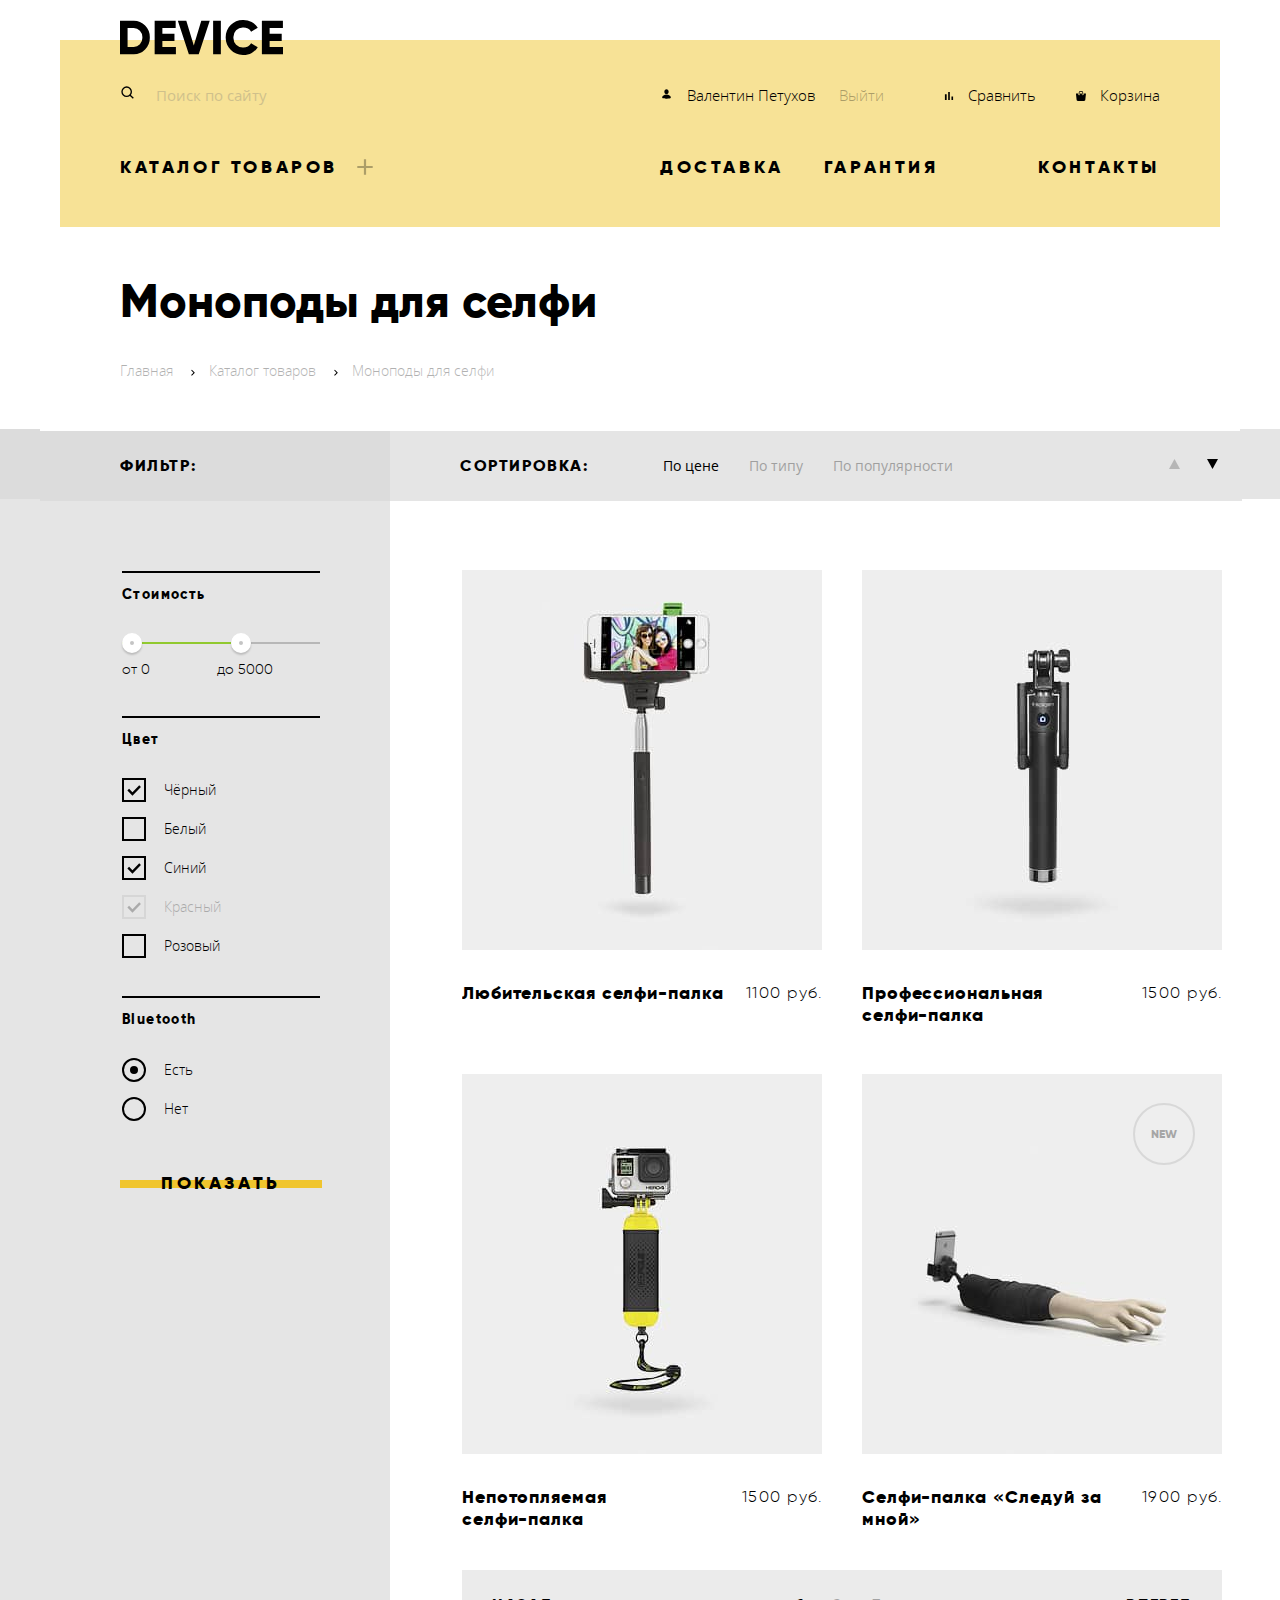
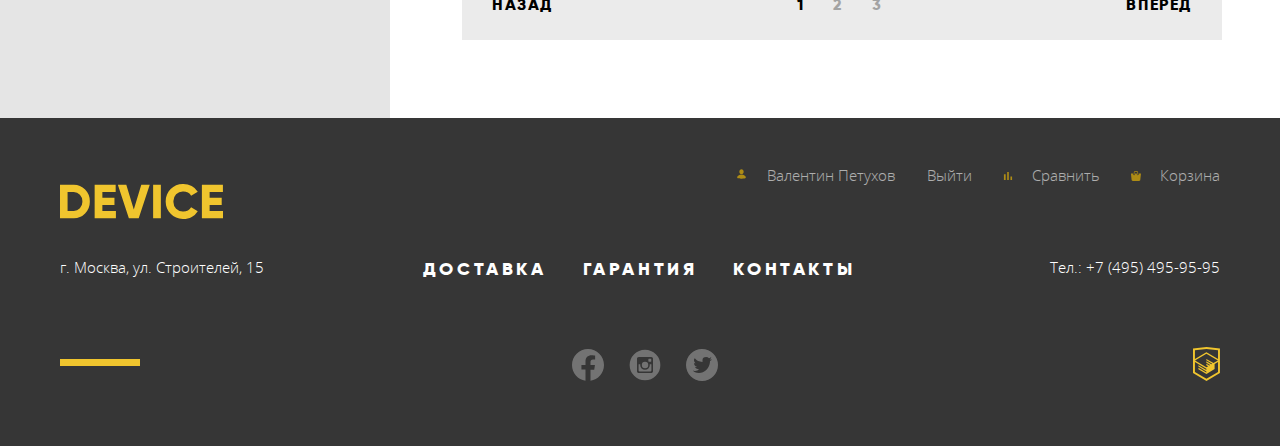
<file: catalog.html>
<!DOCTYPE html>
<html lang="ru">

  <head>
    <meta charset="utf-8">
    <title>Девайс - моноподы для селфи</title>
    <link rel="icon" href="favicon.ico">
    <link rel="icon" type="image/svg+xml" href="img/favicon/favicon.svg">
    <link rel="apple-touch-icon" sizes="180x180" href="img/favicon/apple-touch-icon.png">
    <link rel="mask-icon" href="img/favicon/safari-pinned-tab.svg" color="#f7e296">
    <link rel="manifest" href="site.webmanifest">
    <meta name="theme-color" content="#f7e296">
    <link rel="stylesheet" href="css/normalize.min.css">
    <link rel="stylesheet" href="css/styles.min.css">
  </head>

  <body class="catalog">
    <svg width="0" height="0" style="position:absolute">
      <symbol fill="none" viewBox="0 0 10 10" id="icons--cart" xmlns="http://www.w3.org/2000/svg">
        <g clip-path="url(#aclip1)" fill="currentColor">
          <path d="M9.862 2.522a.358.358 0 00-.273-.129H7.658V3.42c0 .471-.404.855-.901.855s-.901-.384-.901-.855V2.393H4.054V3.42c0 .471-.404.855-.9.855-.498 0-.902-.384-.902-.855V2.393H.321a.358.358 0 00-.273.129.397.397 0 00-.09.3l.648 5.963C.618 9.457 1.142 10 1.784 10h6.342c.642 0 1.166-.543 1.178-1.215l.649-5.964a.398.398 0 00-.09-.3z" />
          <path d="M3.153 3.76c.2 0 .36-.153.36-.341v-1.88c0-.528.562-.855 1.082-.855h.9c.548 0 .902.335.902.854v1.88c0 .19.161.343.36.343.199 0 .36-.154.36-.342v-1.88C7.117.646 6.435 0 5.496 0h-.901C3.6 0 2.793.69 2.793 1.538v1.88c0 .19.162.343.36.343z" />
        </g>
        <defs>
          <clipPath id="aclip1">
            <path fill="#fff" d="M0 0h10v10H0z" />
          </clipPath>
        </defs>
      </symbol>
      <symbol fill="none" viewBox="0 0 10 10" id="icons--chart" xmlns="http://www.w3.org/2000/svg">
        <path d="M.917 3.367h1.75v5.716H.917V3.367zM4.183.917h1.634v8.166H4.183V.917zM7.45 5.583h1.633v3.5H7.45v-3.5z" fill="currentColor" />
      </symbol>
      <symbol fill="none" viewBox="0 0 30 30" id="icons--cross" xmlns="http://www.w3.org/2000/svg">
        <path d="M22.95 24.725L15 16.762l-7.95 7.963-1.775-1.775L13.237 15 5.275 7.05 7.05 5.275 15 13.238l7.95-7.95 1.762 1.762-7.95 7.95 7.95 7.95-1.762 1.775z" fill="#fff" opacity=".7" />
      </symbol>
      <symbol fill="none" viewBox="0 0 18 18" id="icons--down" xmlns="http://www.w3.org/2000/svg">
        <path d="M14 4H3l5.5 10L14 4z" fill="#000" />
      </symbol>
      <symbol fill="none" viewBox="0 0 22 22" id="icons--plus" xmlns="http://www.w3.org/2000/svg">
        <path d="M18.7 9.9v2.2h-6.6v6.6H9.9v-6.6H3.3V9.9h6.6V3.3h2.2v6.6h6.6z" fill="#000" fill-opacity=".3" />
      </symbol>
      <symbol fill="none" viewBox="0 0 16 16" id="icons--search" xmlns="http://www.w3.org/2000/svg">
        <path d="M6.667 12a5.301 5.301 0 003.264-1.125l2.931 2.93.943-.942-2.931-2.931A5.3 5.3 0 0012 6.667a5.34 5.34 0 00-5.333-5.334 5.34 5.34 0 00-5.334 5.334A5.34 5.34 0 006.667 12zm0-9.333c2.206 0 4 1.794 4 4s-1.794 4-4 4-4-1.794-4-4 1.794-4 4-4z" fill="#000" />
      </symbol>
      <symbol fill="none" viewBox="0 0 18 18" id="icons--up" xmlns="http://www.w3.org/2000/svg">
        <path d="M3 14h11L8.5 4 3 14z" fill="#000" />
      </symbol>
      <symbol fill="none" viewBox="0 0 13 14" id="icons--user" xmlns="http://www.w3.org/2000/svg">
        <path d="M6.5 2.333c1.197 0 2.167 1.044 2.167 2.334C8.667 5.956 7.697 7 6.5 7 5.303 7 4.333 5.956 4.333 4.667c0-1.29.97-2.334 2.167-2.334zm0 9.334s4.333 0 4.333-1.167c0-1.4-2.112-2.917-4.333-2.917-2.22 0-4.333 1.517-4.333 2.917 0 1.167 4.333 1.167 4.333 1.167z" fill="currentColor" />
      </symbol>
      <symbol fill="none" viewBox="0 0 163 35" id="logo" xmlns="http://www.w3.org/2000/svg">
        <g clip-path="url(#jaclip0)">
          <path fill-rule="evenodd" clip-rule="evenodd" d="M-.151.702v33.6h13.532a15.721 15.721 0 0011.72-4.824 16.459 16.459 0 004.712-11.976 16.457 16.457 0 00-4.712-11.976A15.724 15.724 0 0013.381.702H-.151zM7.582 26.91V8.091h5.8a8.646 8.646 0 016.5 2.568 9.408 9.408 0 012.489 6.84 9.406 9.406 0 01-2.489 6.84 8.642 8.642 0 01-6.5 2.568h-5.8v.003zm34.8-5.952h12.082v-7.3H42.378V8.091h13.291V.702H34.645v33.6H55.91V26.91H42.378v-5.952h.004zm36.343 13.344L89.744.702h-8.458l-7.491 24.72L66.304.702h-8.457l11.019 33.6h9.859zm14.4 0h7.733V.702h-7.733v33.6zm38.615-1.416a15.508 15.508 0 006.041-5.688l-6.67-3.84a7.481 7.481 0 01-3.165 3.024 9.873 9.873 0 01-4.664 1.1 9.594 9.594 0 01-7.177-2.736 9.911 9.911 0 01-2.682-7.248 9.91 9.91 0 012.682-7.248 9.593 9.593 0 017.177-2.736 9.897 9.897 0 014.639 1.08 7.589 7.589 0 013.19 3.048l6.67-3.84a15.874 15.874 0 00-6.09-5.688 17.42 17.42 0 00-8.409-2.088c-9.779-.272-17.797 7.691-17.591 17.472-.208 9.781 7.809 17.747 17.588 17.476 2.95.027 5.859-.691 8.458-2.088h.003zm17.881-11.928h12.082v-7.3h-12.085V8.091h13.29V.702h-21.023v33.6h21.265V26.91h-13.532v-5.952h.003z" fill="currentColor" />
        </g>
        <defs>
          <clipPath id="jaclip0">
            <path fill="#fff" d="M0 0h163v35H0z" />
          </clipPath>
        </defs>
      </symbol>
      <symbol fill="none" viewBox="0 0 27 34" id="logo-ha" xmlns="http://www.w3.org/2000/svg">
        <g clip-path="url(#kclip0)">
          <path d="M13.62.017L13.472 0 0 1.408v24.596L13.473 34l13.43-7.969.042-.025V1.408L13.62.017zm11.399 12.078L13.495 5.32l-.001-.104-.087.05-.088-.056v.109L1.925 12.086V3.139l11.548-1.21L25.02 3.14v8.956h-.001zM13.405 6.769l11.518 6.695-4.479 2.633-7.093-4.21-.014 1.412 5.904 3.503-.86.506-5.03-2.984-.014 1.411 3.827 2.27-.782.521-3.031-1.782-.014 1.409 1.853 1.088-1.8 1.078-11.356-6.733 11.371-6.817zm-11.48 8.318l11.411 6.773.016 1.041-7.942-4.715-.015 1.412 7.979 4.783.018 1.073-7.973-4.728-.013 1.41 8.021 4.81.046.025 8.143-4.86-.011-5.163 3.415-2.03v9.994l-11.548 6.854-11.547-6.853v-9.826z" fill="#F0C52E" />
        </g>
        <defs>
          <clipPath id="kclip0">
            <path fill="#fff" d="M0 0h26.943v34H0z" />
          </clipPath>
        </defs>
      </symbol>
      <symbol fill="none" viewBox="0 0 32 32" id="socials--facebook" xmlns="http://www.w3.org/2000/svg">
        <path d="M31.997 16c0-8.837-7.162-16-15.998-16C7.163 0 0 7.163 0 16c0 7.984 5.85 14.603 13.499 15.803V20.624H9.437v-4.625H13.5v-3.524c0-4.011 2.389-6.226 6.042-6.226 1.751 0 3.582.312 3.582.312V10.5h-2.016c-1.987 0-2.607 1.233-2.607 2.498V16h4.437l-.709 4.625H18.5v11.179c7.648-1.2 13.499-7.819 13.499-15.804h-.002z" fill="#fff" />
      </symbol>
      <symbol fill="none" viewBox="0 0 32 32" id="socials--instagram" xmlns="http://www.w3.org/2000/svg">
        <path d="M20.8 16a4.8 4.8 0 11-9.6 0c0-.274.029-.54.078-.8H9.6v6.395c0 .445.36.805.805.805h11.192a.805.805 0 00.803-.805V15.2h-1.678c.05.26.078.527.078.8zM16 19.2a3.202 3.202 0 10-.002-6.403A3.202 3.202 0 0016 19.2zm3.84-6.56h1.918a.481.481 0 00.482-.48v-1.918a.482.482 0 00-.482-.482H19.84a.482.482 0 00-.482.482v1.918c.002.264.218.48.482.48zM16 .64a15.36 15.36 0 100 30.72A15.36 15.36 0 0016 .64zm8 21.582C24 23.2 23.2 24 22.222 24H9.778C8.8 24 8 23.2 8 22.223V9.777C8 8.8 8.8 8 9.778 8h12.444C23.2 8 24 8.8 24 9.778v12.444z" fill="#fff" />
      </symbol>
      <symbol fill="none" viewBox="0 0 32 32" id="socials--twitter" xmlns="http://www.w3.org/2000/svg">
        <path d="M16 32c-2.167 0-4.24-.422-6.219-1.266-1.979-.843-3.682-1.979-5.11-3.406-1.426-1.427-2.562-3.13-3.405-5.11A15.697 15.697 0 010 16c0-2.167.422-4.24 1.266-6.219.843-1.979 1.979-3.682 3.406-5.11 1.427-1.426 3.13-2.562 5.11-3.405A15.696 15.696 0 0116 0c2.167 0 4.24.422 6.219 1.266 1.979.843 3.682 1.979 5.11 3.406 1.426 1.427 2.562 3.13 3.405 5.11A15.697 15.697 0 0132 16c0 2.167-.422 4.24-1.266 6.219-.843 1.979-1.979 3.682-3.406 5.11-1.427 1.426-3.13 2.562-5.11 3.405A15.698 15.698 0 0116 32zm9.406-24a5.912 5.912 0 00-.562.344l-.61.406-.578.313L23 9.28C22.23 8.427 21.281 8 20.156 8 17.72 8 16.5 9.02 16.5 11.063v1.843c-3.354-.166-5.927-1.396-7.719-3.687C8.261 9.76 8 10.354 8 11c0 1.375.51 2.417 1.531 3.125-.125 0-.302.01-.531.031-.23.021-.411.021-.547 0A1.566 1.566 0 018 14c0 .958.255 1.755.766 2.39.51.636 1.213 1.047 2.109 1.235-.208.25-.5.375-.875.375-.333 0-.625-.094-.875-.281 0 .812.39 1.442 1.172 1.89.781.448 1.661.683 2.64.703-.374.563-.921.985-1.64 1.266A6.246 6.246 0 019 22c-.292 0-.693-.073-1.203-.219A16.21 16.21 0 007 21.563c.333.666 1.016 1.24 2.047 1.718 1.031.48 2.338.719 3.922.719 1.396 0 2.698-.245 3.906-.734 1.208-.49 2.24-1.141 3.094-1.953a12.776 12.776 0 002.203-2.782 13.08 13.08 0 001.375-3.234C23.849 14.182 24 13.083 24 12c0-.042.125-.13.375-.266.25-.135.542-.317.875-.546.333-.23.583-.47.75-.72-1.125 0-1.875.022-2.25.063.73-.437 1.281-1.281 1.656-2.531z" fill="#fff" />
      </symbol>
    </svg>


    <div class="layoutCenter">
      <header class="header catalog-header">
        <div class="header-logo">
          <a href="index.html" title="На главную магазина Device"><svg width="163" height="35"><use xlink:href="#logo"/></svg></a>
        </div>

        <ul class="header-user user">
          <li class="user-item user-itemSearch">
            <form class="search" action="https://echo.htmlacademy.ru" method="get">
              <input id="searchField" class="search-input" type="search" name="searchField" minlength="2" placeholder="Поиск по сайту" required>
              <label class="search-label" for="searchField"><svg class="search-icon" width="16" height="16"><use xlink:href="#icons--search"/></svg></label>
              <button class="search-btn" type="submit">Найти</button>
            </form>
          </li>
          <li class="user-item user-login">
            <a class="user-link user-userLogged" href="#">
              <svg class="user-icon" width="13" height="14"><use xlink:href="#icons--user"/></svg>
              Валентин Петухов
            </a>
            <a class="user-logout" href="#">Выйти</a>
          </li>
          <li class="user-item">
            <a class="user-link" href="#">
              <svg class="user-icon" width="10" height="10"><use xlink:href="#icons--chart"/></svg>
              Сравнить
            </a>
          </li>
          <li class="user-item user-item--last">
            <a class="user-link" href="#">
              <svg class="user-icon" width="10" height="10"><use xlink:href="#icons--cart"/></svg>
              Корзина
            </a>
          </li>
        </ul>

        <nav class="header-nav nav">
          <ul class="nav-list">
            <li class="nav-item nav-catalog">
              <a class="nav-link nav-catalogLink" href="catalog.html">
                Каталог товаров
                <svg class="nav-catalogIcon" width="22" height="22"><use xlink:href="#icons--plus"/></svg>
              </a>
              <ul class="nav-subList">
                <li class="nav-subItem">
                  <a class="nav-subLink" href="catalog.html">Виртуальная реальность</a>
                </li>
                <li class="nav-subItem">
                  <a class="nav-subLink" href="catalog.html">Фитнес-браслеты</a>
                </li>
                <li class="nav-subItem">
                  <a class="nav-subLink" href="catalog.html">Квадрокоптер</a>
                </li>
                <li class="nav-subItem">
                  <a class="nav-subLink" href="catalog.html">Моноподы для селфи</a>
                </li>
                <li class="nav-subItem">
                  <a class="nav-subLink" href="catalog.html">Умные часы</a>
                </li>
                <li class="nav-subItem nav-subItem--last">
                  <a class="nav-subLink" href="catalog.html">Экшн-камеры</a>
                </li>
              </ul>
            </li>
            <li class="nav-item"><a class="nav-link" href="index.html#toDelivery">Доставка</a></li>
            <li class="nav-item nav-warranty"><a class="nav-link" href="index.html#toWarranty">Гарантия</a></li>
            <li class="nav-item nav-item--last"><a class="nav-link" href="index.html#toContacts">Контакты</a></li>
          </ul>
        </nav>
      </header>
    </div>


    <main class="catalog-main layoutCenter">
      <div class="catalog-lead">
        <h1 class="catalog-title title">Моноподы для селфи</h1>
        <ul class="breadcrumbs">
          <li class="breadcrumbs-item">
            <a class="breadcrumbs-link" href="index.html">Главная</a>
            <svg class="breadcrumbs-icon" width="4" height="7" viewBox="0 0 4 7" fill="none" xmlns="http://www.w3.org/2000/svg"><path d="M0.147491 5.94246L2.43749 3.64746L0.147491 1.35246L0.852491 0.647461L3.85249 3.64746L0.852491 6.64746L0.147491 5.94246Z" fill="black"/></svg>
          </li>
          <li class="breadcrumbs-item">
            <a class="breadcrumbs-link" href="#">Каталог товаров</a>
            <svg class="breadcrumbs-icon" width="4" height="7" viewBox="0 0 4 7" fill="none" xmlns="http://www.w3.org/2000/svg"><path d="M0.147491 5.94246L2.43749 3.64746L0.147491 1.35246L0.852491 0.647461L3.85249 3.64746L0.852491 6.64746L0.147491 5.94246Z" fill="black"/></svg>
          </li>
          <li class="breadcrumbs-item breadcrumbs-item--last">
            <a class="breadcrumbs-link" href="#">Моноподы для селфи</a>
          </li>
        </ul>
      </div>

      <section class="filter">
        <h2 class="filter-title">Фильтр:</h2>
        <form class="filter-form" action="https://echo.htmlacademy.ru" method="get">
          <fieldset class="filter-group costRange">
            <legend class="filter-groupTitle">Стоимость</legend>
            <div class="costRange-controls">
              <div class="costRange-bar"></div>
              <div class="costRange-activeLine" style="width: 55%; left: 0;"></div>
              <div class="costRange-minBtn" tabindex="0" style="left: 0;"></div>
              <div class="costRange-maxBtn" tabindex="0" style="left: 55%;"></div>
            </div>
            <div class="costRange-result">
              <div class="costRange-minResult">от <span>0</span></div>
              <div class="costRange-maxResult">до <span>5000</span></div>
            </div>
          </fieldset>
          <fieldset class="filter-group">
            <legend class="filter-groupTitle">Цвет</legend>
            <div class="filter-inputGroup">
              <input class="filter-input" type="checkbox" id="black" name="color" value="black" checked>
              <label class="filter-label" for="black">Чёрный</label>
            </div>
            <div class="filter-inputGroup">
              <input class="filter-input" type="checkbox" id="white" name="color" value="white">
              <label class="filter-label" for="white">Белый</label>
            </div>
            <div class="filter-inputGroup">
              <input class="filter-input" type="checkbox" id="blue" name="color" value="blue" checked>
              <label class="filter-label" for="blue">Синий</label>
            </div>
            <div class="filter-inputGroup">
              <input class="filter-input" type="checkbox" id="red" name="color" value="red" checked disabled>
              <label class="filter-label" for="red">Красный</label>
            </div>
            <div class="filter-inputGroup">
              <input class="filter-input" type="checkbox" id="rose" name="color" value="rose">
              <label class="filter-label" for="rose">Розовый</label>
            </div>
          </fieldset>
          <fieldset class="filter-group filter-group--last">
            <legend class="filter-groupTitle">Bluetooth</legend>
            <div class="filter-inputGroup">
              <input class="filter-input filter-input--radio" type="radio" id="btY" name="bluetooth" value="yes" checked>
              <label class="filter-label" for="btY">Есть</label>
            </div>
            <div class="filter-inputGroup">
              <input class="filter-input filter-input--radio" type="radio" id="btN" name="bluetooth" value="no">
              <label class="filter-label" for="btN">Нет</label>
            </div>
          </fieldset>
          <button class="filter-btn btn" type="submit">Показать</button>
        </form>
      </section>

      <div class="sorting">
        <h2 class="sorting-title">Сортировка:</h2>
        <div class="sorting-type sortType">
          <div class="sortType-inputGroup">
            <input class="sortType-input" type="radio" id="price" name="sort1" checked>
            <label for="price">По цене</label>
          </div>
          <div class="sortType-inputGroup">
            <input class="sortType-input" type="radio" id="type" name="sort1">
            <label for="type">По типу</label>
          </div>
          <div class="sortType-inputGroup">
            <input class="sortType-input" type="radio" id="popular" name="sort1">
            <label for="popular">По популярности</label>
          </div>
        </div>
        <div class="sorting-order sortOrder">
          <div class="sortOrder-inputGroup sortOrder-inputGroup--first">
            <input class="sortOrder-input" type="radio" id="orderA" name="sort2">
            <label for="orderA" title="По возростанию">
              <svg width="18" height="18"><use xlink:href="#icons--up"/></svg>
            </label>
          </div>
          <div class="sortOrder-inputGroup">
            <input class="sortOrder-input" type="radio" id="orderD" name="sort2" checked>
            <label for="orderD" title="По убыванию">
              <svg width="18" height="18"><use xlink:href="#icons--down"/></svg>
            </label>
          </div>
        </div>
      </div>

      <div class="offers">
        <h2 class="hidden">Каталого моноподов</h2>
        <div class="goods">
          <div class="goods-item">
            <img class="goods-img" src="img/goods/monopod-1.jpg" width="360" height="380" alt="Любительская селфи-палка">
            <div class="goods-desc">
              <a class="goods-link" href="#">Любительская селфи-палка</a>
              <span class="goods-price">1100 руб.</span>
            </div>
            <div class="goods-actions">
              <button class="goods-btnCart btn" type="button">В корзину</button>
              <button class="goods-btnCompare" type="button">Добавить к сравнению</button>
            </div>
          </div>
          <div class="goods-item">
            <img class="goods-img" src="img/goods/monopod-2.jpg" width="360" height="380" alt="Профессиональная селфи-палка">
            <div class="goods-desc">
              <a class="goods-link" href="#">Профессиональная <br> селфи-палка</a>
              <span class="goods-price">1500 руб.</span>
            </div>
            <div class="goods-actions">
              <button class="goods-btnCart btn" type="button">В корзину</button>
              <button class="goods-btnCompare" type="button">Добавить к сравнению</button>
            </div>
          </div>
          <div class="goods-item">
            <img class="goods-img" src="img/goods/monopod-3.jpg" width="360" height="380" alt="Непотопляемая селфи-палка">
            <div class="goods-desc">
              <a class="goods-link" href="#">Непотопляемая <br> селфи-палка</a>
              <span class="goods-price">1500 руб.</span>
            </div>
            <div class="goods-actions">
              <button class="goods-btnCart btn" type="button">В корзину</button>
              <button class="goods-btnCompare" type="button">Добавить к сравнению</button>
            </div>
          </div>
          <div class="goods-item">
            <img class="goods-img" src="img/goods/monopod-4.jpg" width="360" height="380" alt="Селфи-палка в виде руки">
            <div class="goods-desc">
              <a class="goods-link" href="#">Селфи-палка «Следуй за мной»</a>
              <span class="goods-price">1900 руб.</span>
            </div>
            <div class="goods-actions">
              <button class="goods-btnCart btn" type="button">В корзину</button>
              <button class="goods-btnCompare" type="button">Добавить к сравнению</button>
            </div>
            <span class="goods-state">New</span>
          </div>
        </div>

        <div class="pagination">
          <a class="pagination-prev disabled" href="#">Назад</a>
          <ol class="pagination-list">
            <li class="pagination-item"><a class="pagination-page active" href="#">1</a></li>
            <li class="pagination-item"><a class="pagination-page" href="#">2</a></li>
            <li class="pagination-item"><a class="pagination-page" href="#">3</a></li>
          </ol>
          <a class="pagination-next" href="#">Вперед</a>
        </div>
      </div>
    </main>


    <div class="footer--bg">
      <footer class="footer layoutCenter">
        <div class="footer-logo">
          <a class="footer-logoLink" href="index.html"><svg width="163" height="35"><use xlink:href="#logo"/></svg></a>
        </div>

        <ul class="footer-user footerUser">
          <li class="footerUser-item">
            <a class="footerUser-link footerUser-userLogged" href="#">
              <svg class="footerUser-icon" width="13" height="14"><use xlink:href="#icons--user"/></svg>
              Валентин Петухов
            </a>
            <a class="footerUser-link footerUser-logout" href="#">Выйти</a>
          </li>
          <li class="footerUser-item">
            <a class="footerUser-link" href="#">
              <svg class="footerUser-icon" width="10" height="10"><use xlink:href="#icons--chart"/></svg>
              Сравнить
            </a>
          </li>
          <li class="footerUser-item footerUser-item--last">
            <a class="footerUser-link" href="#">
              <svg class="footerUser-icon" width="10" height="10"><use xlink:href="#icons--cart"/></svg>
              Корзина
            </a>
          </li>
        </ul>

        <div class="footer-info">
          <address class="footer-address">
            <a class="footer-addressLink" href="#">г. Москва, ул. Строителей, 15</a>
          </address>

          <div class="footer-infoCenter">
            <ul class="footer-nav footerNav">
              <li class="footerNav-item">
                <a class="footerNav-link" href="#">Доставка</a>
              </li>
              <li class="footerNav-item">
                <a class="footerNav-link" href="#">Гарантия</a>
              </li>
              <li class="footerNav-item">
                <a class="footerNav-link" href="#">Контакты</a>
              </li>
            </ul>
            <ul class="footer-socials socials">
              <li class="socials-item">
                <a class="socials-link" href="#" target="_blank" title="Мы в Facebook">
                  <svg width="32" height="32"><use xlink:href="#socials--facebook"/></svg>
                  <span class="hidden">Facebook</span>
                </a>
              </li>
              <li class="socials-item">
                <a class="socials-link" href="#" target="_blank" title="Мы в Instagram">
                  <svg width="32" height="32"><use xlink:href="#socials--instagram"/></svg>
                  <span class="hidden">Instagram</span>
                </a>
              </li>
              <li class="socials-item">
                <a class="socials-link" href="#" target="_blank" title="Мы в Twitter">
                  <svg width="32" height="32"><use xlink:href="#socials--twitter"/></svg>
                  <span class="hidden">Twitter</span>
                </a>
              </li>
            </ul>
          </div>

          <div class="footer-infoRight">
            <address class="footer-tel">
              <a class="footer-telLink" href="tel:+74954959595">Тел.: +7 (495) 495-95-95</a>
            </address>
            <a class="footer-htmlLink" href="https://htmlacademy.ru/intensive/htmlcss"  target="_blank" title="HTML и CSS. Профессиональная вёрстка сайтов">
              <svg width="27" height="34"><use xlink:href="#logo-ha"/></svg>
            </a>
          </div>
        </div>
      </footer>
    </div>


    <div class="modals layoutCenter">
      <form class="modals-msgForm msgForm" action="https://echo.htmlacademy.ru" method="post">
        <div class="msgForm-inputGroup">
          <label class="msgForm-label" for="name">Ваше имя:</label>
          <input class="msgForm-field" id="name" type="text" name="name" placeholder="Имя фамилия" required>
        </div>
        <div class="msgForm-inputGroup">
          <label class="msgForm-label" for="mail">Ваш e-mail:</label>
          <input class="msgForm-field" id="mail" type="email" name="mail" placeholder="email@example.com" required>
        </div>
        <div class="msgForm-inputGroup msgForm-textarea">
          <label class="msgForm-label" for="message">Текст письма:</label>
          <textarea class="msgForm-field msgForm-fieldTextarea" id="message" name="message" cols="30" rows="10" minlength="20" placeholder="В свободной форме" required></textarea>
        </div>
        <button class="msgForm-btnSubmit btn" type="submit">Отправить</button>
        <button class="msgForm-btnClose btnClose" type="button" title="Закрыть">
          <svg width="30" height="30"><use xlink:href="#icons--cross"/></svg>
          <span class="hidden">Закрыть</span>
        </button>
      </form>

      <div class="modals-map map">
        <button class="btnClose" type="button" title="Закрыть">
          <svg width="30" height="30"><use xlink:href="#icons--cross"/></svg>
          <span class="hidden">Закрыть</span>
        </button>
        <img class="map-img" src="img/map--lg.jpg" width="994" height="593" alt="Местоположение на карте по адресу Москва, улица Строителей, 15">
        <iframe class="map-iframe" src="https://www.google.com/maps/embed?pb=!1m18!1m12!1m3!1d2249.112548878001!2d37.5274293162872!3d55.68703098053576!2m3!1f0!2f0!3f0!3m2!1i1024!2i768!4f13.1!3m3!1m2!1s0x46b54cf65f5c8955%3A0x694710ccd55501e!2sUlitsa%20Stroiteley%2C%2015%2C%20Moskva%2C%20Russia%2C%20119311!5e0!3m2!1sen!2sfr!4v1615326926538!5m2!1sen!2sfr" width="600" height="450" style="border:0;" allowfullscreen="" loading="lazy"></iframe>
      </div>
    </div>

  </body>
</html>
</file>
<file: css/styles.min.css>
@font-face{font-style:normal;font-weight:300;font-family:"Open Sans";src:local("Open Sans Light"),url(../fonts/opensanslight.woff2) format("woff2"),url(../fonts/opensanslight.woff) format("woff")}@font-face{font-style:normal;font-weight:400;font-family:"Open Sans";src:local("Open Sans Regular"),url(../fonts/opensans.woff2) format("woff2"),url(../fonts/opensans.woff) format("woff")}@font-face{font-style:normal;font-weight:300;font-family:"Gilroy";src:local("Gilroy Light"),url(../fonts/gilroylight.woff2) format("woff2"),url(../fonts/gilroylight.woff) format("woff")}@font-face{font-style:normal;font-weight:800;font-family:"Gilroy";src:local("Gilroy Extra Bold"),url(../fonts/gilroyextrabold.woff2) format("woff2"),url(../fonts/gilroyextrabold.woff) format("woff")}:root{--black:#000;--dark:#363636;--grey:#464646;--grey-half:#7e7e7e;--grey-light:#e5e5e5;--stateClr:#f6dada;--theme-green:#91c92f;--theme-yellowDark:#f0c52e;--theme-yellowLight:#f7e296;--white:#fff;--font-default:"Open Sans",system-ui,-apple-system,"Segoe UI",Roboto,Ubuntu,Cantarell,"Noto Sans","Apple Color Emoji","Segoe UI Emoji","Segoe UI Symbol","Noto Color Emoji",sans-serif;--font-theme:"Gilroy",system-ui,-apple-system,"Segoe UI",Roboto,Ubuntu,Cantarell,"Noto Sans","Apple Color Emoji","Segoe UI Emoji","Segoe UI Symbol","Noto Color Emoji",sans-serif;--fontSize:15px;--fontSize-lg:18px;--fontSize-sm:14px;--fontWeight-extraBold:800;--fontWeight-light:300;--fontWeight-reg:400;--letterSpace:0.2em;--maxWidth:1200px;--gap:40px;--opacity-more:0.3;--opacity-mid:0.6;--filtersHeight:70px;--catalogLeadHeight:202px}*,*::before,*::after{box-sizing:border-box}html,body{min-height:100%;scroll-behavior:smooth}body{position:relative;font-weight:var(--fontWeight-light);font-size:var(--fontSize);line-height:1.33;font-family:var(--font-default);color:var(--black);background-color:var(--white)}img{max-width:100%;height:auto}.img--bg,.brands-img,.contacts-img,.map-img,.goods-img{display:inline-block;font-weight:bolder;color:white;background-color:var(--grey-half)}.user,.nav-list,.nav-subList,.promo-controls,.categories,.services-tabs,.brands,.footerNav,.socials,.footerUser,.breadcrumbs,.pagination-list,.about-list{margin:0;padding:0;list-style:none}.title{font-weight:var(--fontWeight-extraBold);font-size:47px;line-height:58px;font-family:var(--font-theme);letter-spacing:var(--letterSpace)}.title--custom::before{content:"";display:block;width:100px;height:7px;margin-bottom:50px;background-color:var(--black)}a{color:var(--black);text-decoration:none}a:hover{opacity:var(--opacity-mid)}a:active{opacity:var(--opacity-more)}.btn{position:relative;z-index:1;padding-top:9px;padding-bottom:9px;font-weight:var(--fontWeight-extraBold);font-size:var(--fontSize-lg);font-family:var(--font-theme);text-transform:uppercase;letter-spacing:var(--letterSpace);background-color:transparent;border:none;outline:none;cursor:pointer}.btn:hover,.btn:focus{opacity:1}.btn::after{content:"";position:absolute;top:calc(50% - 4px);left:0;z-index:-1;width:100%;height:8px;background-color:var(--theme-yellowDark);transition:0.1s linear}.btn:hover::after,.btn:focus::after,.btn:active::after{top:0;height:100%}.btn:active{opacity:var(--opacity-more)}.btnClose{position:absolute;top:20px;right:20px;z-index:26;display:-ms-flexbox;display:flex;-ms-flex-pack:center;justify-content:center;-ms-flex-align:center;align-items:center;width:55px;height:55px;background-color:var(--theme-yellowDark);border:none;border-radius:50%;outline:none;cursor:pointer;opacity:var(--opacity-mid)}.btnClose:hover,.btnClose:focus{opacity:1}.btnClose:active{opacity:var(--opacity-more)}.layoutCenter{width:var(--maxWidth);margin:0 auto;padding:0 20px}.hidden{position:absolute;width:1px;height:1px;margin:-1px;padding:0;overflow:hidden;white-space:nowrap;border:0;clip:rect(0 0 0 0);-webkit-clip-path:inset(100%);clip-path:inset(100%)}.index,.catalog{display:-ms-grid;display:grid;grid-template-rows:min-content 1fr min-content;-ms-grid-rows:min-content 1fr min-content}.header{position:relative;padding:20px 60px 0;color:var(--black);background-image:linear-gradient(var(--white) 40px,var(--theme-yellowLight) 40px)}.header-logo{margin-bottom:9px}.header-user,.nav-list,.nav-subList{display:-ms-flexbox;display:flex;-ms-flex-wrap:wrap;flex-wrap:wrap}.header-user{-ms-flex-align:center;align-items:center;margin-bottom:13px}.user-item{margin-right:var(--gap);margin-bottom:calc(var(--gap) / 2)}.user-item--last{margin-right:0}.user-icon{margin-right:10px}.user-login{width:230px;margin-right:auto}.user-userLogged{margin-right:20px}.user-logout{opacity:var(--opacity-more)}.user-itemSearch{width:calc(50% - (var(--gap) / 2))}.search{position:relative;display:-ms-flexbox;display:flex}.search-label{-ms-flex-order:1;order:1;-ms-flex-item-align:center;-ms-grid-row-align:center;align-self:center;margin-right:18px}.search-input{-ms-flex-order:2;order:2;width:356px;padding-top:15px;padding-bottom:15px;line-height:inherit;background-color:transparent;border:none;outline:none;opacity:var(--opacity-more)}.search-input:hover{opacity:var(--opacity-mid)}.search label::after{content:"";position:absolute;bottom:0;left:0;width:0;height:2px;background-color:#000;transition:width 0.3s linear}.search-input:focus{opacity:1}.search-input:focus + label::after{width:480px}.search-btn{-ms-flex-order:3;order:3;padding:15px 17px;line-height:inherit;text-transform:uppercase;background-color:transparent;border:2px solid var(--black);outline:none;visibility:hidden;cursor:pointer}.search-btn:hover,.search-btn:focus{color:var(--white);background-color:var(--black)}.search-btn:active{color:rgba(255,255,255,var(--opacity-more));background-color:var(--black);visibility:visible}.search-input:focus ~ .search-btn{visibility:visible}.nav-item{margin-right:var(--gap);margin-bottom:calc(var(--gap) / 2)}.nav-item--last{margin-right:0}.nav-link{font-weight:var(--fontWeight-extraBold);font-size:var(--fontSize-lg);font-family:var(--font-theme);text-transform:uppercase;letter-spacing:var(--letterSpace)}.nav-warranty{margin-right:auto}.nav-catalog{width:calc(50% - (var(--gap) / 2))}.nav-catalogLink{display:-ms-flexbox;display:flex}.nav-catalogIcon{margin-left:16px}.nav-subList{position:absolute;left:0;z-index:-1;display:-ms-grid;display:grid;grid-template-columns:repeat(3,auto);gap:20px 40px;width:100%;padding:28px 47% 38px 60px;background:var(--theme-yellowLight);transform:translateY(-5%);opacity:0;transition:all 0.2s 0.3s ease-in-out;-ms-grid-columns:(auto)[3]}.nav-subItem--last{grid-column:1 / -1}.nav-catalog:hover .nav-catalogIcon{transform:rotate(180deg);transition:transform 0.6s}.nav-catalog:hover .nav-subList{z-index:10;transform:translateY(0);opacity:1}.footer--bg{background-color:var(--dark)}.footer{position:relative;display:-ms-flexbox;display:flex;-ms-flex-wrap:wrap;flex-wrap:wrap;-ms-flex-pack:justify;justify-content:space-between;padding-top:48px;padding-bottom:60px;color:var(--white)}.footer::after{content:"";position:absolute;bottom:80px;left:20px;width:80px;height:7px;background-color:var(--theme-yellowDark)}.footer-logo{padding-top:18px}.footer-logo,.footer-logoLink{margin-bottom:34px;color:var(--theme-yellowDark)}.footerUser{display:-ms-flexbox;display:flex;-ms-flex-wrap:wrap;flex-wrap:wrap;-ms-flex-pack:end;justify-content:flex-end}.footerUser-item{margin-right:31px}.footerUser-item--last{margin-right:0}.footerUser-link{color:var(--white);opacity:var(--opacity-mid)}.footerUser-link:hover{opacity:1}.footerUser-link:active{opacity:var(--opacity-more)}.footerUser-icon{margin-right:15px;color:#ffc600}.footerUser-userLogged{margin-right:28px}.footer-info{display:-ms-flexbox;display:flex;-ms-flex-pack:justify;justify-content:space-between;width:100%}.footer-addressLink,.footer-telLink{font-style:normal;color:inherit}.footer-infoRight{display:-ms-flexbox;display:flex;-ms-flex-direction:column;flex-direction:column;-ms-flex-pack:justify;justify-content:space-between;-ms-flex-align:end;align-items:flex-end}.footerNav{display:-ms-flexbox;display:flex;-ms-flex-wrap:wrap;flex-wrap:wrap;-ms-flex-pack:center;justify-content:center;margin-bottom:49px}.footerNav-item{margin-right:36px;margin-bottom:18px}.footerNav-link{font-weight:var(--fontWeight-extraBold);font-size:var(--fontSize-lg);font-family:var(--font-theme);color:var(--white);text-transform:uppercase;letter-spacing:var(--letterSpace)}.socials{display:-ms-flexbox;display:flex;-ms-flex-wrap:wrap;flex-wrap:wrap;-ms-flex-pack:center;justify-content:center}.socials-item{margin-right:25px}.socials-link{color:var(--white);opacity:var(--opacity-more)}.socials-link:hover{opacity:var(--opacity-mid)}.socials-link:active{opacity:0.1}.modals{position:absolute;top:0;right:0;bottom:0;left:0;z-index:20;display:none;-ms-flex-wrap:wrap;flex-wrap:wrap;-ms-flex-pack:center;justify-content:center;-ms-flex-align:center;align-items:center;width:100%;height:100%;background-color:rgba(240,197,46,var(--opacity-mid))}.modals.active{display:-ms-flexbox;display:flex}.msgForm,.map{position:fixed;top:50%;z-index:22;display:none;background-color:var(--white);box-shadow:0 10px 16px rgba(0,0,0,0.15);transform:translateY(-50%)}.msgForm{-ms-flex-wrap:wrap;flex-wrap:wrap;-ms-flex-pack:justify;justify-content:space-between;max-width:960px;padding:88px 100px 62px}.msgForm.active{display:-ms-flexbox;display:flex}.msgForm-inputGroup{display:-ms-flexbox;display:flex;-ms-flex-direction:column;flex-direction:column;width:360px;margin-bottom:32px}.msgForm-textarea{width:100%;margin-bottom:54px}.msgForm-fieldTextarea{resize:vertical}.msgForm-label{margin-bottom:10px;font-weight:var(--fontWeight-extraBold);font-size:var(--fontSize-lg);font-family:var(--font-theme);color:var(--black)}.msgForm-field{padding:16px 20px 15px;font-weight:var(--fontWeight-light);font-size:var(--fontSize-sm);font-family:var(--font-theme);color:rgba(0,0,0,var(--opacity-more));background-color:#f2f2f2;border:none;outline:none}.msgForm-field:hover{background-color:#eaeaea}.msgForm-field:focus{color:var(--black);background-color:var(--white);box-shadow:0 0 0 2px var(--theme-yellowLight)}.msgForm-field.invalid{color:rgba(0,0,0,var(--opacity-more));background-color:var(--stateClr)}.msgForm-btnSubmit{padding-right:35px;padding-left:35px}.map{width:960px;height:570px}.map.active{display:block}.map-iframe{position:absolute;top:0;left:0;width:100%;height:100%}.promo{margin-bottom:75px}.promo-slide{display:none;grid-template-columns:1fr 1fr;-ms-flex-align:center;align-items:center;gap:var(--gap);padding:20px 74px;background-image:linear-gradient(var(--theme-yellowLight) 143px,var(--white) 143px);-ms-grid-columns:1fr 1fr}.promo-slide--3{padding-right:60px}.promo-img{margin-left:15px}.promo-desc{position:relative;padding-top:27px}.promo-num{position:absolute;top:-22px;right:-27px;z-index:0;font-weight:var(--fontWeight-extraBold);font-size:179px;line-height:219px;font-family:var(--font-theme);color:var(--white)}.promo-title{position:relative;z-index:1;margin-bottom:30px;letter-spacing:normal}.promo-title::before{margin-bottom:52px;background-color:var(--white)}.promo-txt{margin-top:0;margin-bottom:50px}.promo-actions{display:-ms-flexbox;display:flex;-ms-flex-pack:justify;justify-content:space-between;-ms-flex-align:center;align-items:center;margin-bottom:48px}.promo-link{display:inline-block;padding-right:44px;padding-left:44px}.promo-input{display:none;cursor:pointer}.promo-controls{display:-ms-flexbox;display:flex}.promo-label{position:relative;z-index:1;display:block;width:12px;height:12px;margin-right:16px;border:1px solid var(--black);border-radius:50%;cursor:pointer}.promo-input--1:checked ~ .promo-slide .promo-label--1::after,.promo-input--2:checked ~ .promo-slide .promo-label--2::after,.promo-input--3:checked ~ .promo-slide .promo-label--3::after{content:"";position:absolute;top:calc(50% - 3px);left:calc(50% - 3px);width:6px;height:6px;border:1px solid var(--black);border-radius:50%;cursor:pointer}.promo-input--1:checked ~ .promo-slide--1,.promo-input--2:checked ~ .promo-slide--2,.promo-input--3:checked ~ .promo-slide--3{display:-ms-grid;display:grid}.promo-spec{display:-ms-flexbox;display:flex;margin:0}.promo-specGroup{display:-ms-flexbox;display:flex;-ms-flex-direction:column-reverse;flex-direction:column-reverse;-ms-flex-pack:end;justify-content:flex-end;margin-right:58px}.promo-specGroup--last{margin-right:0}.promo-dt,.promo-dd{font-weight:var(--fontWeight-light);font-size:var(--fontSize-sm);font-family:var(--font-theme);letter-spacing:0.1em}.promo-dd{margin-bottom:11px;margin-left:0;font-size:36px}.categories{display:-ms-grid;display:grid;grid-template-columns:repeat(6,1fr);gap:var(--gap);margin-bottom:57px;padding-top:20px;padding-bottom:20px;-ms-grid-columns:(1fr)[6]}.categories-iconBox{display:-ms-flexbox;display:flex;width:160px;height:160px;margin-bottom:38px;background-color:var(--theme-yellowLight)}.categories-icon{margin:auto}.categories-link{font-weight:var(--fontWeight-extraBold);font-size:var(--fontSize-lg);line-height:21px;font-family:var(--font-theme)}.categories-link:hover,.categories-link:active{opacity:1}.categories-link:hover .categories-iconBox,.categories-link:active .categories-iconBox{background-color:var(--theme-yellowDark)}.categories-link:active .categories-txt{opacity:var(--opacity-more)}.categories-link:active .categories-icon{fill-opacity:var(--opacity-more)}.services--bg{background-image:linear-gradient(var(--white) 106px,var(--grey-light) 106px)}.services{display:-ms-grid;display:grid;grid-template-columns:284px 1fr;gap:116px;margin-bottom:90px;padding-bottom:64px;-ms-grid-columns:284px 1fr}.services-tabs{padding:86px 0 50px;border-right:8px solid var(--black)}.services-tabItem{display:-ms-flexbox;display:flex;margin-bottom:21px}.services-tab{width:160px;padding-right:25px;padding-left:25px;text-align:center;transition:all 0.6s}.services-tab:active,.services-tab.active,.services-tab.active::after,.services-tab:active::after{-ms-flex-positive:1;flex-grow:1;padding-left:21px;text-align:left;color:var(--theme-yellowLight);background-color:var(--black);opacity:1;pointer-events:none}.services-desc{position:relative;display:none;padding:78px 217px 50px 0}.services-desc.active{display:block}.services-title{margin-top:0}.services-txt{margin-top:0;line-height:30px;letter-spacing:0.1em}.services-img{position:absolute;top:79px;right:0}.brands{display:-ms-grid;display:grid;grid-template-columns:repeat(4,1fr);gap:var(--gap);margin-bottom:87px;-ms-grid-columns:(1fr)[4]}.brands-link{opacity:0.2}.brands-link:active,.brands-link:hover{opacity:1}.brands-img{width:260px;height:100px}.info{display:-ms-grid;display:grid;grid-template-columns:1fr 1fr;gap:var(--gap);margin-bottom:75px;-ms-grid-columns:1fr 1fr}.about,.contacts{display:-ms-flexbox;display:flex;-ms-flex-direction:column;flex-direction:column}.about-content,.contacts-content{height:100%;margin-bottom:72px}.about-title,.contacts-title{margin-top:0;margin-bottom:40px}.about-title::before,.contacts-title::before{width:80px}.about-txt,.contacts-txt{margin-top:0;margin-bottom:var(--gap);line-height:28px}.about-btn,.contacts-btn{width:260px;text-align:center}.about-content{padding-right:85px}.about-txt--2{margin-bottom:63px}.about-list{padding-left:8px;list-style-position:inside;list-style-type:circle;font-weight:var(--fontWeight-extraBold);font-size:16px;font-family:var(--font-theme)}.about-item:not(:last-child){margin-bottom:21px}.catalog-header{padding-bottom:27px}.catalog-main{position:relative;display:-ms-grid;display:grid;grid-template-columns:330px 1fr;grid-template-rows:auto auto 1fr;-ms-grid-columns:330px 1fr;-ms-grid-rows:auto auto 1fr}.catalog-lead{grid-column:1 / -1;padding:45px 60px 50px}.catalog-title{margin-top:0;letter-spacing:normal}.filter-title,.sorting-title{display:-ms-flexbox;display:flex;-ms-flex-align:center;align-items:center;margin:0;font-weight:var(--fontWeight-extraBold);font-size:16px;line-height:20px;font-family:var(--font-theme);text-transform:uppercase;letter-spacing:0.1em}.catalog-main::before,.catalog-main::after,.filter::before,.filter-title::before,.filter-title::after,.sorting::after{content:"";position:absolute;top:0;height:100%}.catalog-main::before{left:-100%;width:100%;background-image:linear-gradient(transparent var(--catalogLeadHeight),#dcdcdc var(--catalogLeadHeight),#dcdcdc calc(var(--catalogLeadHeight) + var(--filtersHeight)),var(--grey-light) calc(var(--catalogLeadHeight) + var(--filtersHeight)))}.catalog-main::after{right:-100%;width:100%;background-image:linear-gradient(transparent var(--catalogLeadHeight),var(--grey-light) var(--catalogLeadHeight),var(--grey-light) calc(var(--catalogLeadHeight) + var(--filtersHeight)),transparent calc(var(--catalogLeadHeight) + var(--filtersHeight)))}.sorting::after{right:-20px;width:20px;background-color:var(--grey-light)}.filter::before{left:-20px;width:20px;background-image:linear-gradient(#dcdcdc var(--filtersHeight),var(--grey-light) var(--filtersHeight))}.filter-title::before{left:-60px;width:60px;background:#dcdcdc}.filter-title::after{right:-68px;width:68px;background:#dcdcdc}.breadcrumbs{display:-ms-flexbox;display:flex;-ms-flex-wrap:wrap;flex-wrap:wrap}.breadcrumbs-item{margin-right:14px}.breadcrumbs-item--last{margin-right:0;pointer-events:none}.breadcrumbs-link{margin-right:14px;font-size:var(--fontSize-sm);opacity:var(--opacity-more)}.breadcrumbs-link:hover{opacity:var(--opacity-mid)}.breadcrumbs-link:active{opacity:0.1}.filter{position:relative;grid-column:1 / 2;grid-row:2 / -1;padding-right:68px;padding-left:60px;background-color:var(--grey-light)}.filter-title{position:relative;height:var(--filtersHeight);background-color:#dcdcdc}.filter-form{padding-top:85px;padding-bottom:70px}.filter-group{position:relative;margin-bottom:38px;padding:0;border:none}.filter-group::before{content:"";position:absolute;top:-62px;left:0;width:100%;height:2px;background-color:var(--black)}.filter-group--last{margin-bottom:28px}.filter-groupTitle{margin-bottom:30px;font-weight:var(--fontWeight-extraBold);font-size:var(--fontSize-sm);line-height:17px;font-family:var(--font-theme);letter-spacing:0.1em}.costRange{margin-bottom:54px}.costRange-controls{position:relative;display:-ms-flexbox;display:flex;-ms-flex-align:center;align-items:center;height:20px;margin-bottom:8px}.costRange-bar{width:100%;height:2px;background-color:var(--black);opacity:0.2}.costRange-activeLine{position:absolute;top:calc(50% - 1px);height:2px;background-color:var(--theme-green)}.costRange-minBtn,.costRange-maxBtn{position:absolute;top:0;left:0;width:20px;height:20px;background-color:#c4c4c4;border:8px solid var(--white);border-radius:50%;box-shadow:0 2px 2px rgba(0,0,0,0.18);cursor:pointer}.costRange-result{display:-ms-flexbox;display:flex;font-weight:300;font-size:var(--fontSize-sm);line-height:16px;font-family:var(--font-theme)}.costRange-minResult,.costRange-maxResult{width:48%}.filter-inputGroup{margin-bottom:15px;font-size:var(--fontSize-sm)}.filter-input{display:none}.filter-label{position:relative;display:-ms-flexbox;display:flex;-ms-flex-align:center;align-items:center}.filter-label::before{content:"";display:inline-block;width:24px;height:24px;margin-right:18px;border:2px solid var(--black)}.filter-input:hover,.filter-input + .filter-label:hover{cursor:pointer}.filter-input:checked + .filter-label::after,.filter-input--radio:checked + .filter-label::after{content:"";position:absolute;top:2px;left:2px;width:21px;height:21px;background-image:url(../img/icons/check.svg)}.filter-input--radio:checked + .filter-label::after{top:8px;left:8px;width:8px;height:8px;background:var(--black);border-radius:50%}.filter-input--radio + .filter-label::before{border-radius:50%}.filter-input:hover + .filter-label::before,.filter-input:focus + .filter-label::before,.filter-input:hover:checked + .filter-label::before{opacity:var(--opacity-mid)}.filter-input:active + .filter-label::before,.filter-input:active:checked + .filter-label::before{opacity:1}.filter-input[disabled],.filter-input[disabled] + .filter-label,.filter-input[disabled] + .filter-label::before,.filter-input[disabled]:hover + .filter-label::before,.filter-input[disabled]:hover:checked + .filter-label::before{cursor:default;opacity:0.25}.filter-btn{width:100%}.sorting{position:relative;display:-ms-flexbox;display:flex;grid-column:2 / -1;grid-row:2 / 3;-ms-flex-align:center;align-items:center;height:var(--filtersHeight);padding-left:70px;background-color:var(--grey-light)}.sorting-title{margin-right:74px}.sortType-input,.sortOrder-input{display:none}.sorting-type{margin-right:auto}.sortType{display:-ms-flexbox;display:flex}.sortType-inputGroup{margin-right:30px}.sortType-input + label{font-weight:var(--fontWeight-reg);font-size:var(--fontSize-sm);cursor:pointer;opacity:var(--opacity-more)}.sortType-input:hover + label{opacity:var(--opacity-mid)}.sortType-input:checked + label{opacity:1}.sortOrder{display:-ms-flexbox;display:flex}.sortOrder-inputGroup--first{margin-right:calc(var(--gap) / 2)}.sortOrder-input + label{cursor:pointer;opacity:0.2}.sortOrder-input:hover + label,.sortOrder-input:focus + label,.sortOrder-input:hover:checked + label{opacity:0.4}.sortOrder-input:active + label,.sortOrder-input:checked + label,.sortOrder-input:active:checked + label{opacity:1}.offers{grid-column:2 / -1;grid-row:3 / 4;padding:69px 0 78px 72px}.goods{display:-ms-grid;display:grid;grid-template-columns:1fr 1fr;gap:48px var(--gap);margin-bottom:40px;-ms-grid-columns:1fr 1fr}.goods-item{position:relative;width:360px;min-height:454px;overflow-x:hidden}.goods-img{width:360px;height:380px;margin-bottom:27px}.goods-desc{display:-ms-flexbox;display:flex;-ms-flex-align:center;align-items:center}.goods-link{margin-right:auto;padding-right:11px;font-weight:var(--fontWeight-extraBold);font-size:var(--fontSize-lg);line-height:22px;font-family:var(--font-theme);letter-spacing:0.05em}.goods-price{display:inline-block;-ms-flex-item-align:start;align-self:flex-start;min-width:85px;font-weight:300;font-size:16px;line-height:22px;font-family:var(--font-theme);text-align:right;letter-spacing:0.09em}.goods-actions{position:absolute;top:0;left:-100%;display:-ms-flexbox;display:flex;-ms-flex-direction:column;flex-direction:column;-ms-flex-align:center;align-items:center;width:100%;height:380px;background:rgba(238,238,238,0.7);transition:all 0.3s ease-in}.goods-item:hover .goods-actions{left:0;z-index:2}.goods-btnCart{width:200px;margin-top:172px;margin-bottom:13px}.goods-btnCompare{font-weight:300;font-size:13px;line-height:18px;color:var(--black);letter-spacing:0.1em;background-color:transparent;border:none;cursor:pointer;opacity:var(--opacity-mid)}.goods-btnCompare:hover,.goods-btnCompare:focus{opacity:1}.goods-btnCompare:active{opacity:var(--opacity-more)}.goods-state{position:absolute;top:29px;right:27px;display:-ms-flexbox;display:flex;-ms-flex-pack:center;justify-content:center;-ms-flex-align:center;align-items:center;width:62px;height:62px;font-weight:800;font-size:12px;line-height:15px;font-family:var(--font-theme);text-transform:uppercase;border:2px solid rgba(0,0,0,0.3);border-radius:50%;opacity:var(--opacity-more)}.pagination{display:-ms-flexbox;display:flex;-ms-flex-pack:justify;justify-content:space-between;-ms-flex-align:center;align-items:center;background-color:#ebebeb}.pagination-prev,.pagination-next,.pagination-page{padding:25px 30px;font-weight:var(--fontWeight-extraBold);font-size:16px;line-height:20px;font-family:var(--font-theme);text-transform:uppercase;letter-spacing:0.1em}.pagination-prev{margin-right:var(--gap)}.pagination-prev:hover,.pagination-next:hover{background-color:#d9d9d9;opacity:1}.pagination-prev:active,.pagination-next:active{color:rgba(0,0,0,var(--opacity-more));background-color:#d9d9d9}.pagination-prev.disabled,.pagination-next.disabled{pointer-events:none}.pagination-list{display:-ms-flexbox;display:flex;-ms-flex-wrap:wrap;flex-wrap:wrap;margin-right:var(--gap);}.pagination-page{padding-right:14px;padding-left:14px;opacity:var(--opacity-more)}.pagination-page:hover{opacity:var(--opacity-mid)}.pagination-page:active{opacity:1}.pagination-page.active{opacity:1;pointer-events:none}
</file>
